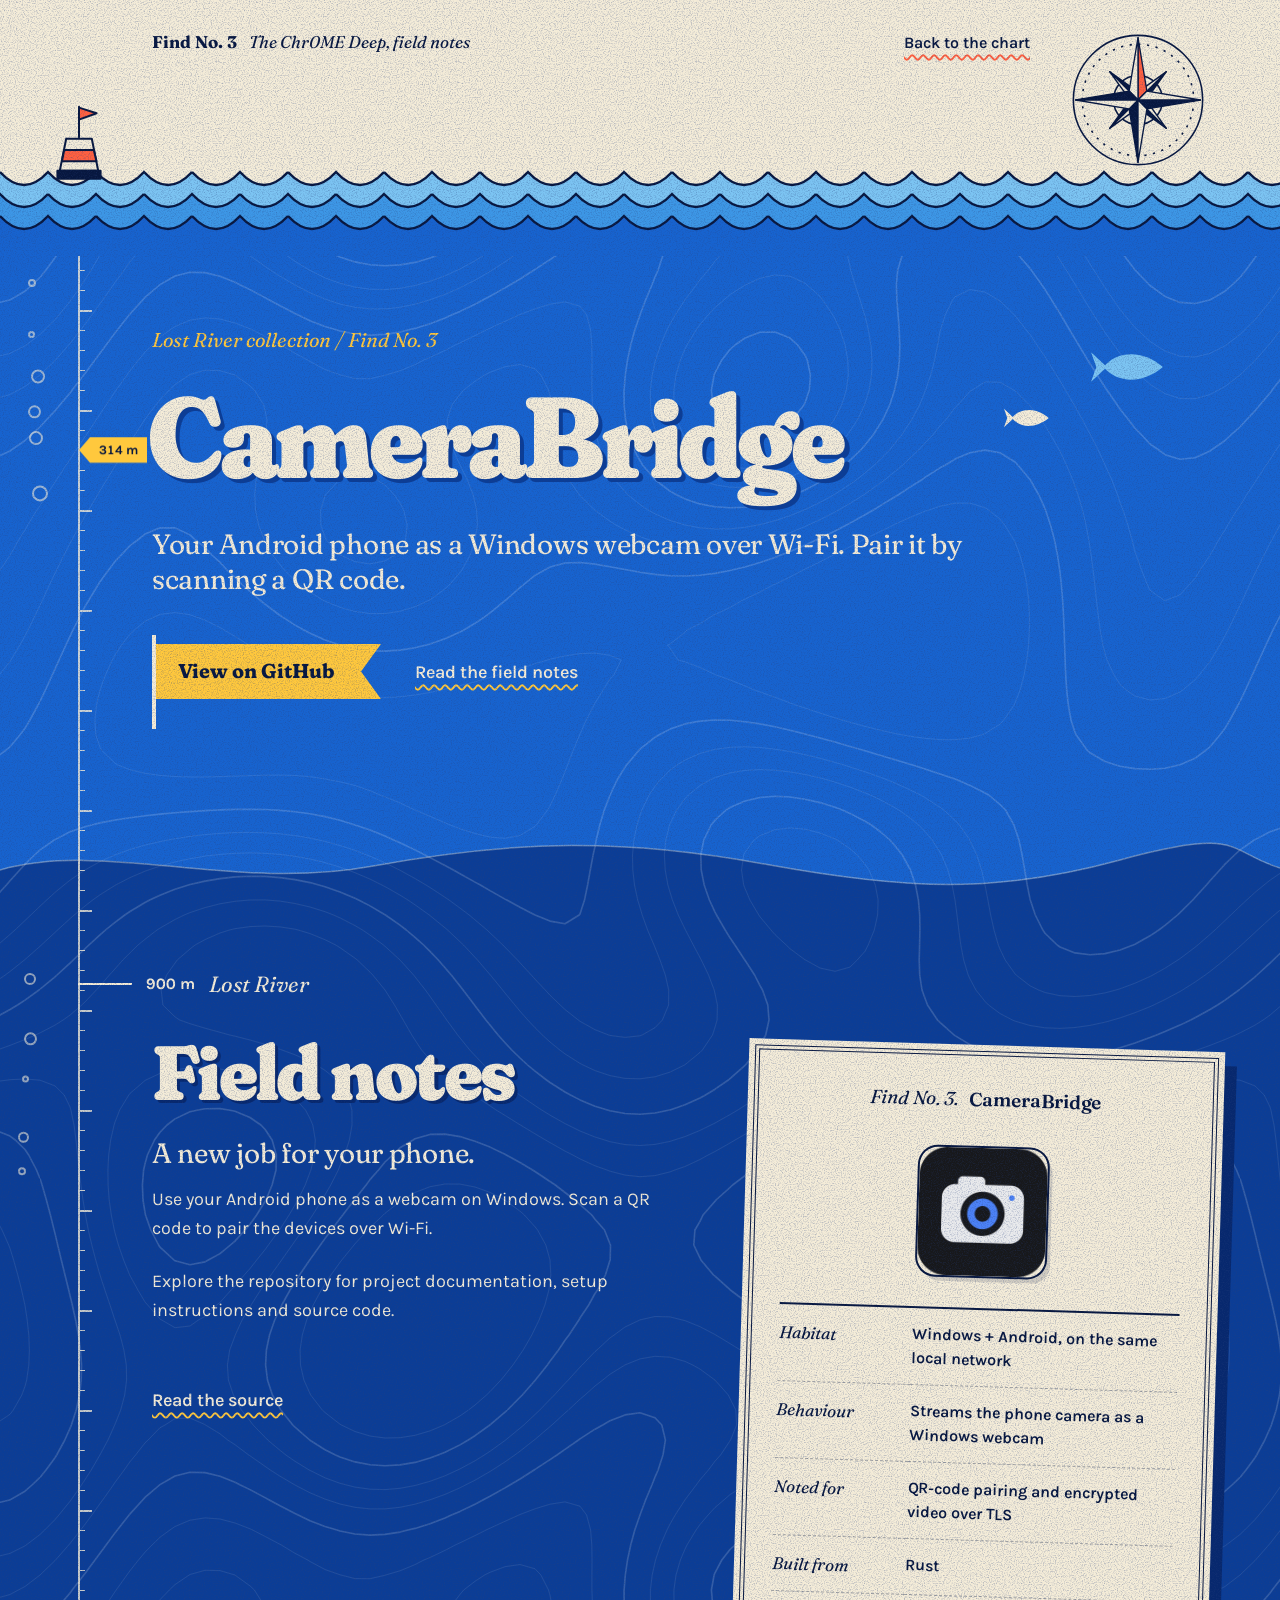
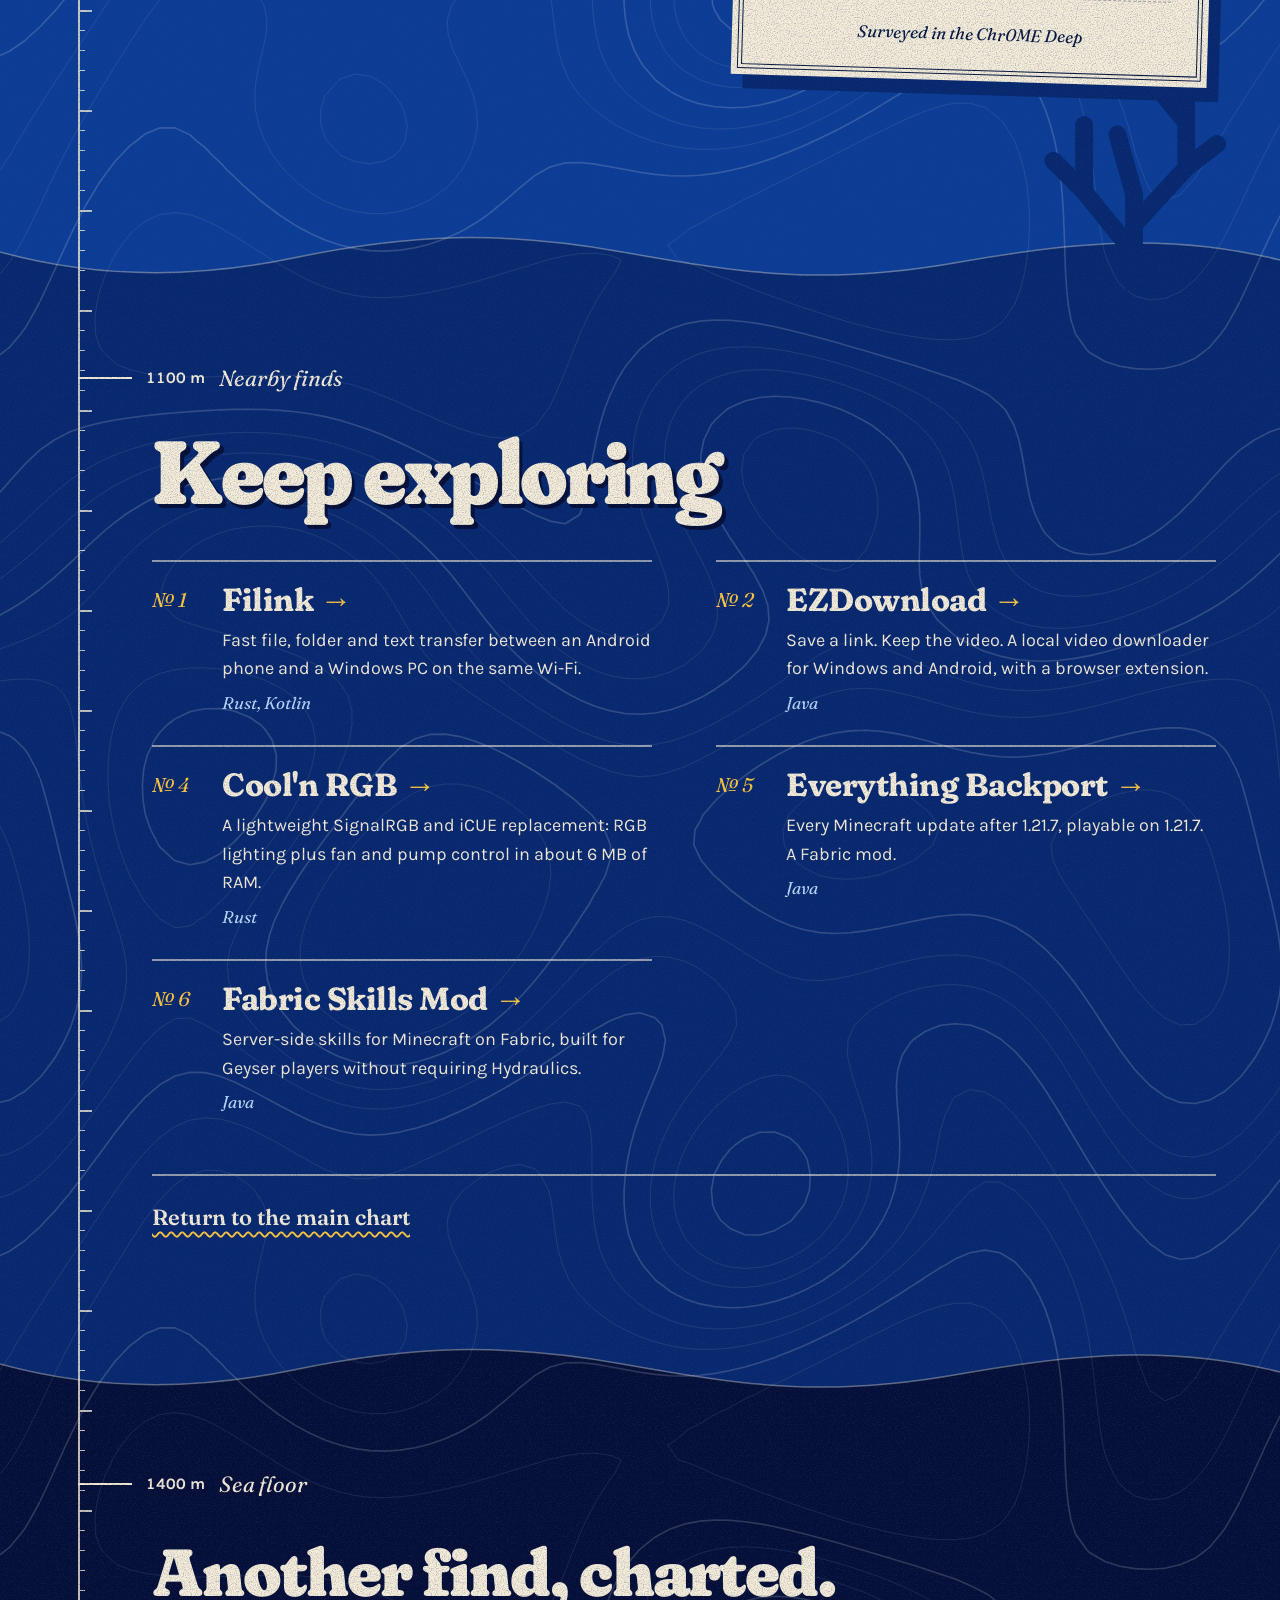
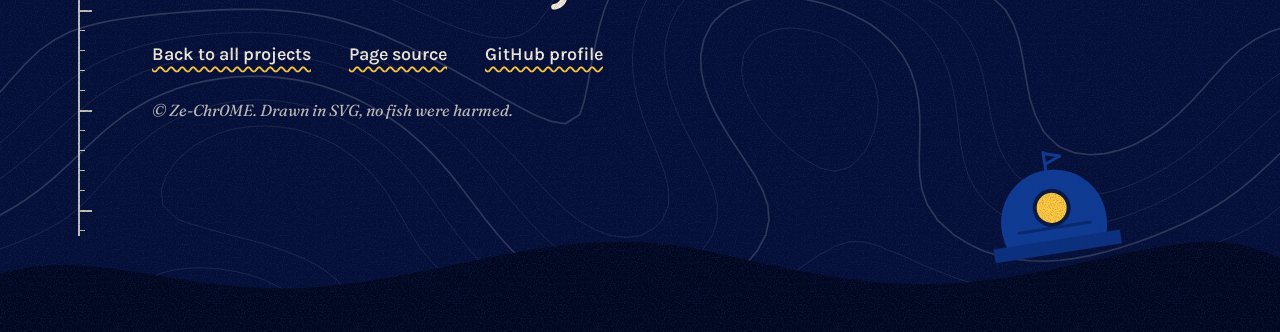
<file: camerabridge/index.html>
<!doctype html>
<html lang="en">
<head>
<meta charset="utf-8">
<meta name="viewport" content="width=device-width, initial-scale=1">
<title>CameraBridge | The Chr0ME Deep</title>
<meta name="description" content="Your Android phone as a Windows webcam over Wi-Fi. Pair it by scanning a QR code.">
<meta property="og:title" content="CameraBridge | The Chr0ME Deep">
<meta property="og:description" content="Your Android phone as a Windows webcam over Wi-Fi. Pair it by scanning a QR code.">
<meta property="og:image" content="https://ze-chr0me.github.io/showcase/assets/og-chart.png">
<meta property="og:type" content="website">
<meta property="og:url" content="https://ze-chr0me.github.io/showcase/camerabridge/">
<meta name="twitter:card" content="summary_large_image">
<meta name="theme-color" content="#1763cf">
<link rel="icon" href="data:image/svg+xml,<svg xmlns='http://www.w3.org/2000/svg' viewBox='0 0 64 64'><rect width='64' height='64' rx='12' fill='%231763cf'/><path d='M16 32C24 20 42 18 54 32 42 46 24 44 16 32Z' fill='%23ffc83d'/><path d='M18 32 6 21 10 32 6 43Z' fill='%23ffc83d'/><circle cx='43' cy='29' r='3' fill='%2307173f'/></svg>">
<link rel="preconnect" href="https://fonts.googleapis.com">
<link rel="preconnect" href="https://fonts.gstatic.com" crossorigin>
<link href="https://fonts.googleapis.com/css2?family=Fraunces:ital,opsz,wght,SOFT,WONK@0,9..144,100..900,0..100,0..1;1,9..144,100..900,0..100,0..1&family=Karla:ital,wght@0,400..700;1,400..700&display=swap" rel="stylesheet">
<link rel="stylesheet" href="../style.css?v=f55444f47379">

<link rel="canonical" href="https://ze-chr0me.github.io/showcase/camerabridge/">
</head>
<body class="project-page" id="top">
<a class="skip" href="#field-notes">Skip to the project</a>
<!-- Shared shapes. Every drawing on this page is original and written by hand as SVG. -->
<svg width="0" height="0" style="position:absolute" aria-hidden="true" focusable="false">
  <symbol id="fish" viewBox="0 0 70 36">
    <path d="M12 18C24 3 48 1 68 18 48 35 24 33 12 18Z"/>
    <path d="M15 18 0 4 5 18 0 32Z"/>
  </symbol>
  <symbol id="kelp" viewBox="0 0 120 520"><path d="M51.8 520L54.4 510L57.2 500L60 490L62.9 480L65.7 470L68.2 460L70.5 450L72.3 440L73.7 430L74.6 420L75 410L74.8 400L74.1 390L72.8 380L71.1 370L69 360L66.5 350L63.8 340L60.9 330L58.1 320L55.3 310L52.6 300L50.3 290L48.3 280L46.7 270L45.6 260L45.1 250L45.1 240L45.6 230L46.7 220L48.3 210L50.3 200L52.6 190L55.3 180L58.1 170L61 160L63.8 150L66.5 140L69 130L71.1 120L72.8 110L74.1 100L74.8 90L75 80L74.6 70L73.7 60L72.3 50L70.4 40L68.2 30L65.6 20L62.9 10" fill="none" stroke="currentColor" stroke-width="7" stroke-linecap="round" stroke-linejoin="round"/><g fill="currentColor"><path transform="translate(61.2 486) rotate(-28) scale(0.98)" d="M0 0C14-15 40-13 56-2 40 11 14 12 0 0Z"/><path transform="translate(72.0 442) rotate(208) scale(0.96)" d="M0 0C14-15 40-13 56-2 40 11 14 12 0 0Z"/><path transform="translate(74.7 398) rotate(-28) scale(0.93)" d="M0 0C14-15 40-13 56-2 40 11 14 12 0 0Z"/><path transform="translate(67.5 354) rotate(208) scale(0.91)" d="M0 0C14-15 40-13 56-2 40 11 14 12 0 0Z"/><path transform="translate(55.3 310) rotate(-28) scale(0.89)" d="M0 0C14-15 40-13 56-2 40 11 14 12 0 0Z"/><path transform="translate(46.2 266) rotate(208) scale(0.86)" d="M0 0C14-15 40-13 56-2 40 11 14 12 0 0Z"/><path transform="translate(46.4 222) rotate(-28) scale(0.84)" d="M0 0C14-15 40-13 56-2 40 11 14 12 0 0Z"/><path transform="translate(55.8 178) rotate(208) scale(0.82)" d="M0 0C14-15 40-13 56-2 40 11 14 12 0 0Z"/><path transform="translate(68.0 134) rotate(-28) scale(0.79)" d="M0 0C14-15 40-13 56-2 40 11 14 12 0 0Z"/><path transform="translate(74.8 90) rotate(208) scale(0.77)" d="M0 0C14-15 40-13 56-2 40 11 14 12 0 0Z"/><path transform="translate(71.6 46) rotate(-28) scale(0.74)" d="M0 0C14-15 40-13 56-2 40 11 14 12 0 0Z"/><path transform="translate(62.9 10) rotate(-84) scale(.8)" d="M0 0C14-15 40-13 56-2 40 11 14 12 0 0Z"/></g></symbol>
  <symbol id="coral" viewBox="0 0 160 220">
    <path d="M80 220V120M80 170 38 118M38 118V62M38 118 12 92M80 146l44-48M124 98V44M124 98l26-20M80 120 66 70M124 60l-18-22" fill="none" stroke="currentColor" stroke-width="15" stroke-linecap="round" stroke-linejoin="round"/>
  </symbol>
  <symbol id="edge-a" viewBox="0 0 1440 70" preserveAspectRatio="none">
    <path d="M0 42C120 12 260 64 420 38S700 10 860 36s260 30 400-4 120-8 180 8V70H0Z"/>
    <path d="M0 42C120 12 260 64 420 38S700 10 860 36s260 30 400-4 120-8 180 8" fill="none" stroke="#f4ecd8" stroke-opacity=".38" stroke-width="1.5" vector-effect="non-scaling-stroke"/>
  </symbol>
  <symbol id="edge-b" viewBox="0 0 1440 70" preserveAspectRatio="none">
    <path d="M0 30c90 22 200 30 330 6S560 8 700 30s230 34 380 10 250-26 360-2V70H0Z"/>
    <path d="M0 30c90 22 200 30 330 6S560 8 700 30s230 34 380 10 250-26 360-2" fill="none" stroke="#f4ecd8" stroke-opacity=".38" stroke-width="1.5" vector-effect="non-scaling-stroke"/>
  </symbol>
</svg>


<div class="chart">
  <div class="ruler" aria-hidden="true"></div>
  <header class="sky">
    <div class="wrap sky-row">
      <p class="chart-no"><b>Find No. 3</b> <span>The Chr0ME Deep, field notes</span></p>
      <a class="wavy" href="../">Back to the chart</a>
    </div>

    <svg class="rose" viewBox="-70 -70 140 140" aria-hidden="true">
      <g fill="none" stroke="#07173f" stroke-width="1.4">
        <circle r="58"/><circle r="50" stroke-dasharray="2 5.85"/><circle r="22"/>
      </g>
      <g id="pt-s" stroke="#07173f" stroke-width="1.2" stroke-linejoin="round">
        <g transform="rotate(45)"><path d="M0-36 5-5 0 0Z" fill="#07173f"/><path d="M0-36-5-5 0 0Z" fill="#f4ecd8"/></g>
        <g transform="rotate(135)"><path d="M0-36 5-5 0 0Z" fill="#07173f"/><path d="M0-36-5-5 0 0Z" fill="#f4ecd8"/></g>
        <g transform="rotate(225)"><path d="M0-36 5-5 0 0Z" fill="#07173f"/><path d="M0-36-5-5 0 0Z" fill="#f4ecd8"/></g>
        <g transform="rotate(315)"><path d="M0-36 5-5 0 0Z" fill="#07173f"/><path d="M0-36-5-5 0 0Z" fill="#f4ecd8"/></g>
        <g><path d="M0-56 8-8 0 0Z" fill="#ff6040"/><path d="M0-56-8-8 0 0Z" fill="#f4ecd8"/></g>
        <g transform="rotate(90)"><path d="M0-56 8-8 0 0Z" fill="#07173f"/><path d="M0-56-8-8 0 0Z" fill="#f4ecd8"/></g>
        <g transform="rotate(180)"><path d="M0-56 8-8 0 0Z" fill="#07173f"/><path d="M0-56-8-8 0 0Z" fill="#f4ecd8"/></g>
        <g transform="rotate(270)"><path d="M0-56 8-8 0 0Z" fill="#07173f"/><path d="M0-56-8-8 0 0Z" fill="#f4ecd8"/></g>
      </g>
    </svg>

    <div class="swell" aria-hidden="true">
      <i class="row r1"></i>
      <svg class="buoy" viewBox="0 0 60 104">
        <g stroke="#07173f" stroke-width="2.5" stroke-linejoin="round" stroke-linecap="round">
          <path d="M30 44V6"/>
          <path d="M30 7 52 14 30 22Z" fill="#ff6040"/>
          <path d="M14 46h32l8 40H6Z" fill="#f4ecd8"/>
          <path d="M11.5 60h37l3.3 14H8.700Z" fill="#ff6040"/>
          <path d="M3 86h54v10H3Z" fill="#07173f"/>
        </g>
      </svg>
      <i class="row r2"></i>
      <i class="row r3"></i>
    </div>
  </header>
  <main>
    <section class="zone z0 project-surface" data-depth="0" aria-labelledby="project-title">
      <div class="decor" aria-hidden="true">
        <svg class="swim s1"><use href="#fish"/></svg>
        <svg class="swim s2"><use href="#fish"/></svg>
      </div>
      <div class="wrap">
        <p class="project-eyebrow">Lost River collection / Find No. 3</p>
        <h1 id="project-title">CameraBridge</h1>
        <p class="lede project-description">Your Android phone as a Windows webcam over Wi-Fi. Pair it by scanning a QR code.</p>
        <p class="actions">
          <span class="hoist"><a class="flag" href="https://github.com/Ze-Chr0ME/DroidCam">View on GitHub</a></span>
          <a class="wavy" href="#field-notes">Read the field notes</a>
        </p>
      </div>
    </section>
    <section class="zone z2" id="field-notes" data-depth="900" aria-labelledby="notes-title">
      <svg class="edge" aria-hidden="true"><use href="#edge-a"/></svg>
      <div class="decor" aria-hidden="true"><svg class="coral c1"><use href="#coral"/></svg></div>
      <div class="wrap">
        <p class="mark"><b>900 m</b> <i>Lost River</i></p>
        <div class="party project-notes">
          <div class="party-text">
            <h2 id="notes-title">Field notes</h2>
            <p class="lede">A new job for your phone.</p>
            <p>Use your Android phone as a webcam on Windows. Scan a QR code to pair the devices over Wi-Fi.</p>
            <p class="project-source">Explore the repository for project documentation, setup instructions and source code.</p>
            <p class="actions"><a class="wavy" href="https://github.com/Ze-Chr0ME/DroidCam">Read the source</a></p>
          </div>
          <aside class="plate specimen" aria-label="Project at a glance">
            <p class="plate-head"><i>Find No. 3.</i> CameraBridge</p>
            <img class="project-logo" src="../assets/projects/camerabridge.png" alt="CameraBridge app icon" width="128" height="128" loading="lazy">
            <dl class="notes">
              <dt>Habitat</dt><dd>Windows + Android, on the same local network</dd>
              <dt>Behaviour</dt><dd>Streams the phone camera as a Windows webcam</dd>
              <dt>Noted for</dt><dd>QR-code pairing and encrypted video over TLS</dd>
              <dt>Built from</dt><dd>Rust</dd>
            </dl>
            <p class="plate-foot">Surveyed in the Chr0ME Deep</p>
          </aside>
        </div>
      </div>
    </section>
    <section class="zone z3 project-related" data-depth="1100" aria-labelledby="related-title">
      <svg class="edge" aria-hidden="true"><use href="#edge-b"/></svg>
      <div class="wrap">
        <p class="mark"><b>1100 m</b> <i>Nearby finds</i></p>
        <h2 id="related-title">Keep exploring</h2>
        <ol class="finds"><li><a href="../filink/"><span class="no">&#8470; 1</span><h3>Filink</h3><p>Fast file, folder and text transfer between an Android phone and a Windows PC on the same Wi-Fi.</p><span class="made">Rust, Kotlin</span></a></li><li><a href="../ezdownload/"><span class="no">&#8470; 2</span><h3>EZDownload</h3><p>Save a link. Keep the video. A local video downloader for Windows and Android, with a browser extension.</p><span class="made">Java</span></a></li><li><a href="../cool-n-rgb/"><span class="no">&#8470; 4</span><h3>Cool&#x27;n RGB</h3><p>A lightweight SignalRGB and iCUE replacement: RGB lighting plus fan and pump control in about 6 MB of RAM.</p><span class="made">Rust</span></a></li><li><a href="../everything-backport/"><span class="no">&#8470; 5</span><h3>Everything Backport</h3><p>Every Minecraft update after 1.21.7, playable on 1.21.7. A Fabric mod.</p><span class="made">Java</span></a></li><li><a href="../fabric-skills-mod/"><span class="no">&#8470; 6</span><h3>Fabric Skills Mod</h3><p>Server-side skills for Minecraft on Fabric, built for Geyser players without requiring Hydraulics.</p><span class="made">Java</span></a></li></ol>
        <p class="all"><a class="wavy" href="../#deep">Return to the main chart</a></p>
      </div>
    </section>
  </main>
  <footer class="zone z4" data-depth="1400">
    <svg class="edge" aria-hidden="true"><use href="#edge-b"/></svg>
    <div class="wrap">
      <p class="mark"><b>1400 m</b> <i>Sea floor</i></p>
      <p class="floor-line">Another find, charted.</p>
      <p class="floor-links">
        <a class="wavy" href="../#deep">Back to all projects</a>
        <a class="wavy" href="https://github.com/Ze-Chr0ME/showcase">Page source</a>
        <a class="wavy" href="https://github.com/Ze-Chr0ME">GitHub profile</a>
      </p>
      <p class="fine">© Ze-Chr0ME. Drawn in SVG, no fish were harmed.</p>
    </div>
    <svg class="pod" viewBox="0 0 150 120" aria-hidden="true">
      <g stroke-linejoin="round" stroke-linecap="round">
        <path d="M76 22V2M76 3l16 5-16 6" fill="none" stroke="#0e3a94" stroke-width="3"/>
        <path d="M26 92C14 54 40 20 76 20s62 34 50 72Z" fill="#0e3a94"/>
        <path d="M12 90h128v14H12Z" fill="#0a2f7e"/>
        <circle cx="76" cy="58" r="17" fill="#ffc83d"/>
        <circle cx="76" cy="58" r="17" fill="none" stroke="#07173f" stroke-width="4"/>
        <path d="M40 78h72" fill="none" stroke="#07286e" stroke-width="3"/>
      </g>
    </svg>
    <svg class="seabed" viewBox="0 0 1440 120" preserveAspectRatio="none" aria-hidden="true">
      <path d="M0 120V62c110-30 210 26 370 12S640 8 800 40s240 46 400 14 180-30 240-8v74Z"/>
    </svg>
  </footer>
</div>
<script src="../chart.js"></script>
<script src="../sea.js"></script>
</body>
</html>
</file>
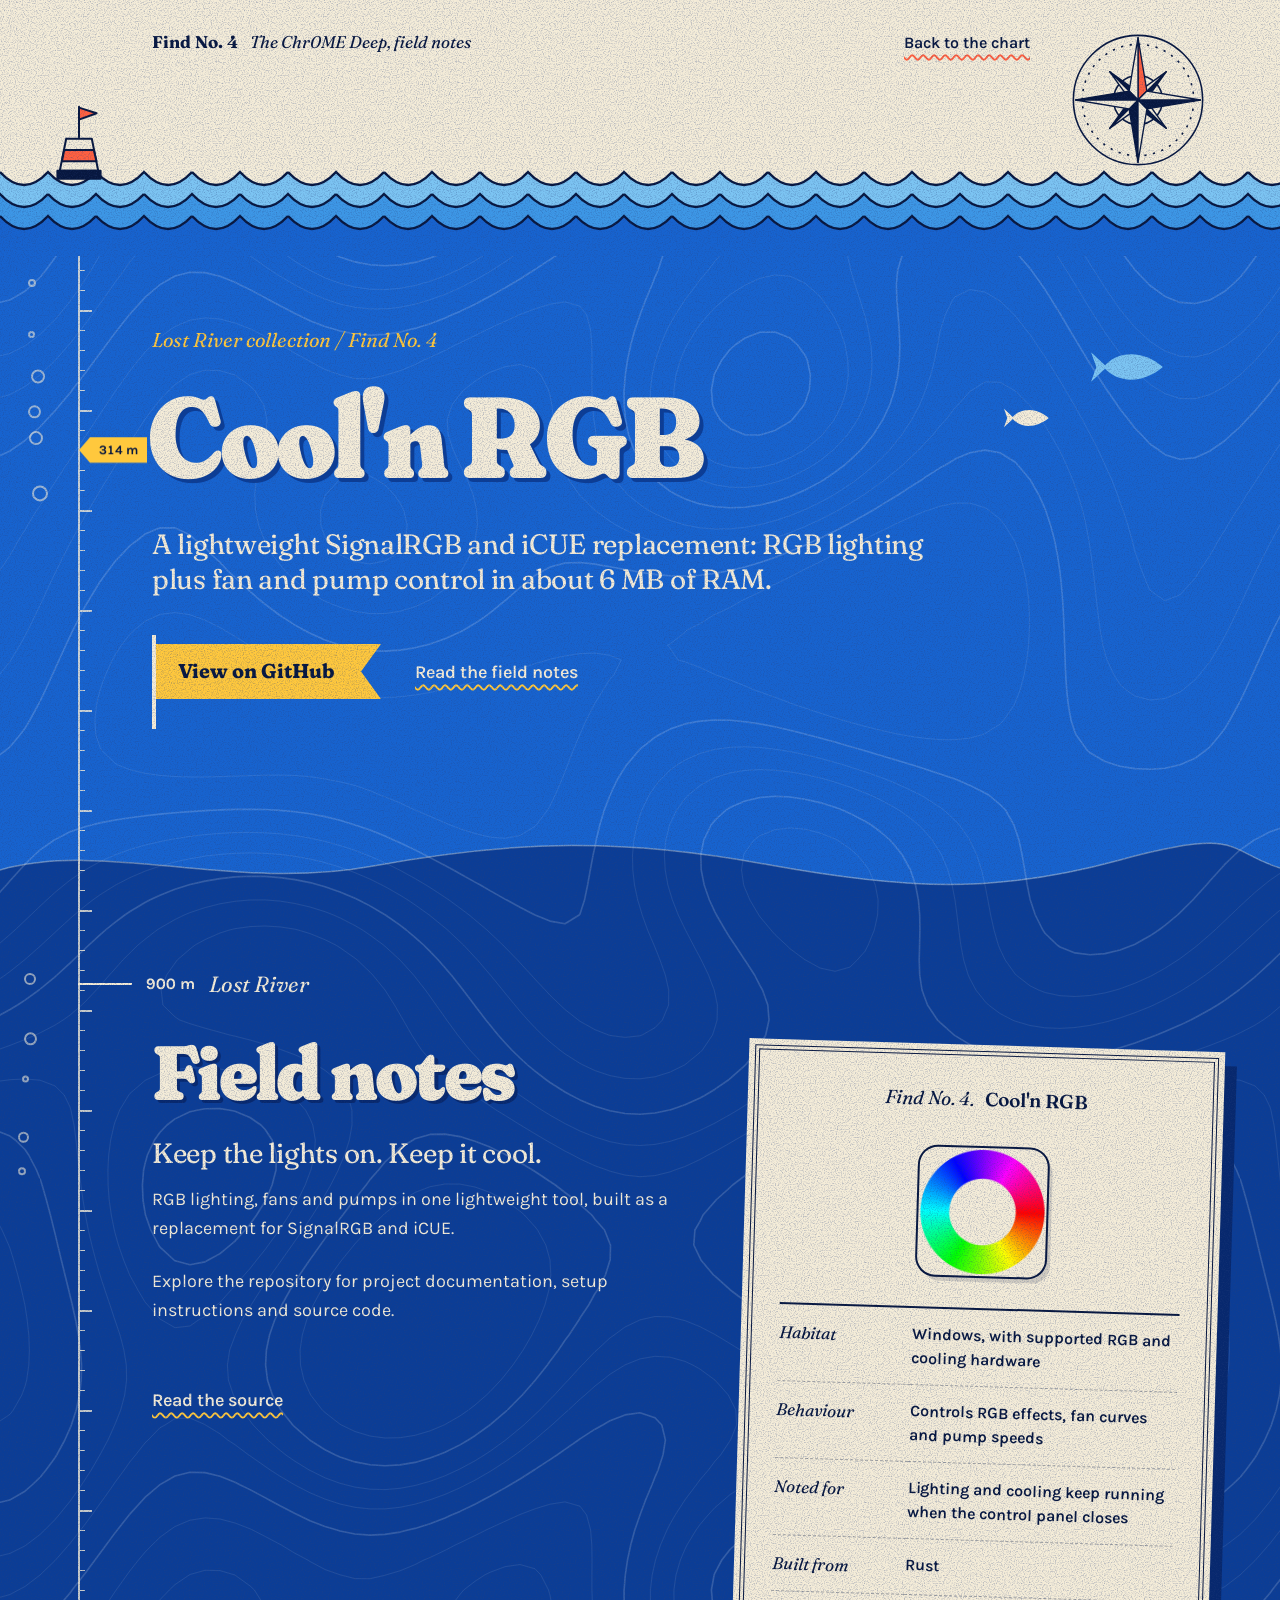
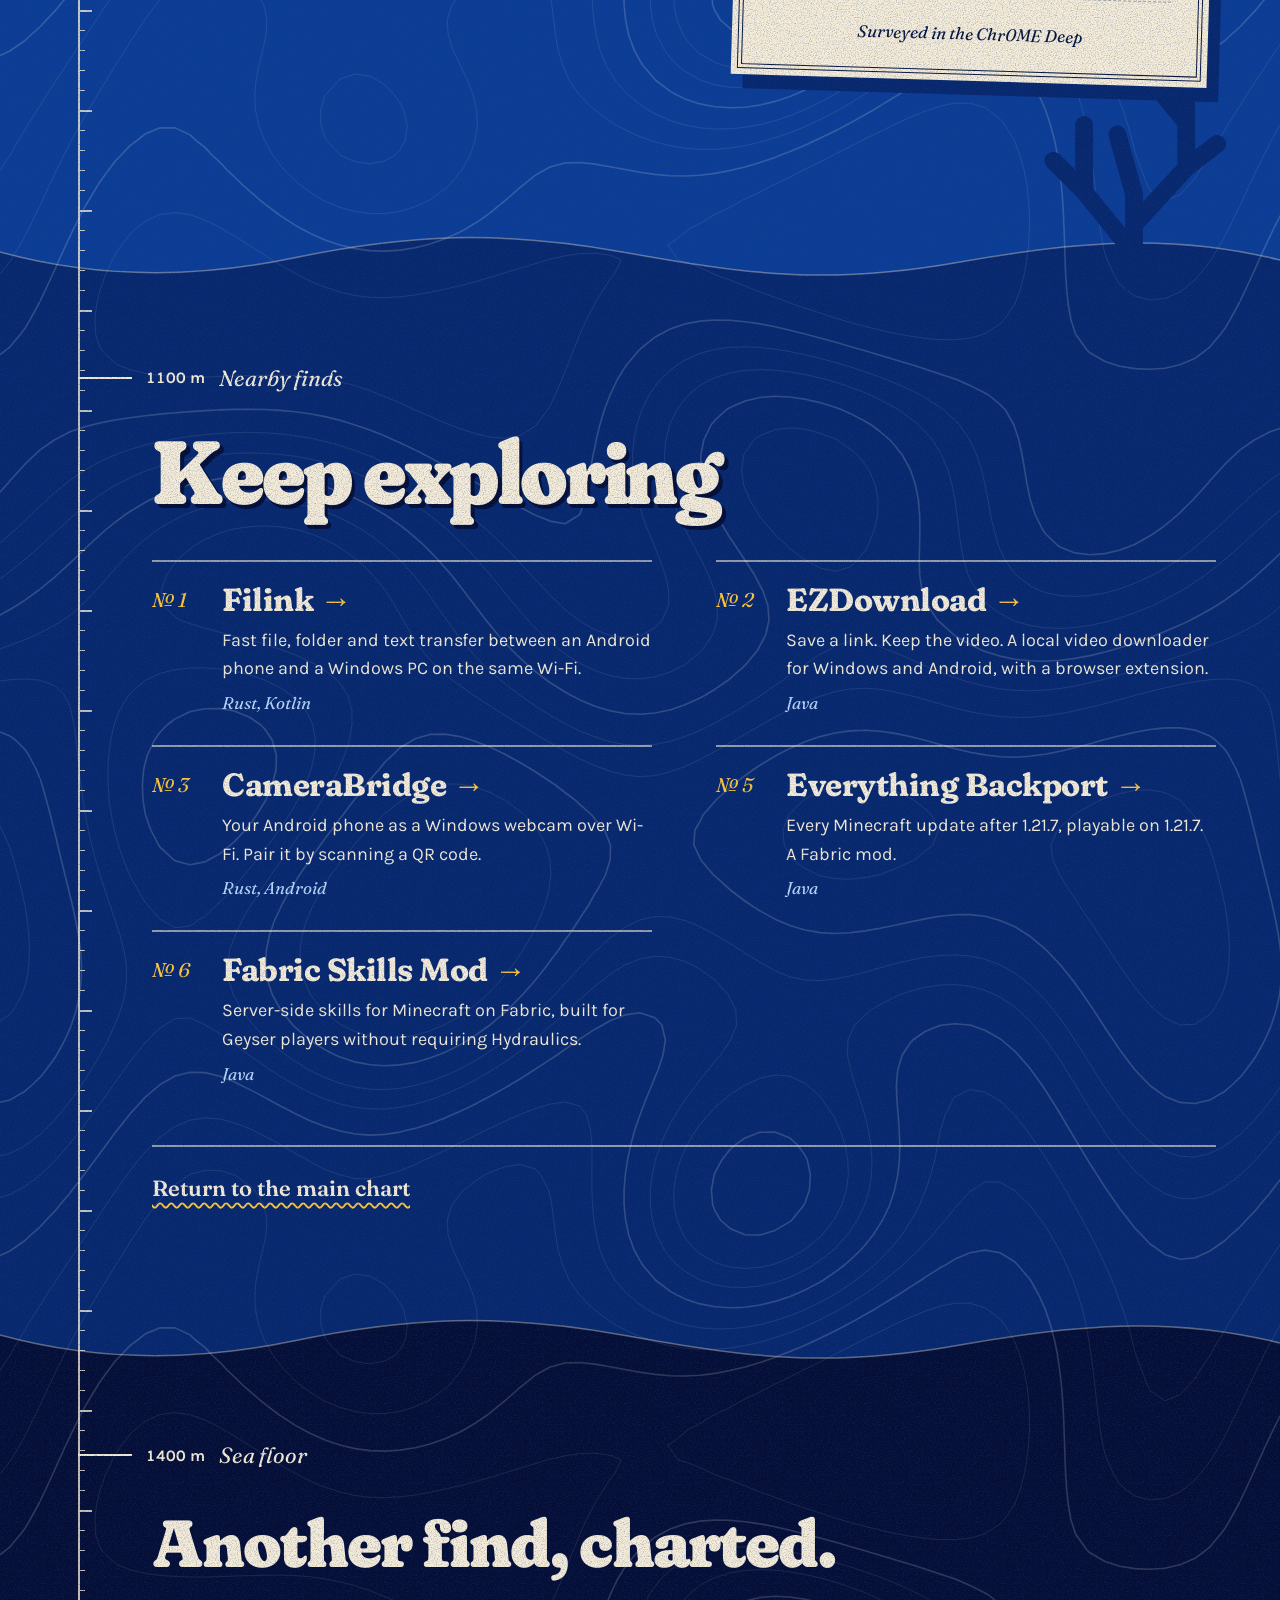
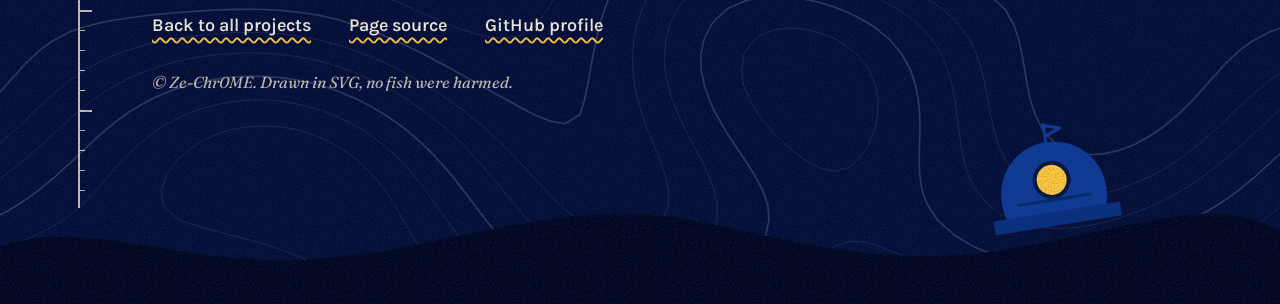
<file: cool-n-rgb/index.html>
<!doctype html>
<html lang="en">
<head>
<meta charset="utf-8">
<meta name="viewport" content="width=device-width, initial-scale=1">
<title>Cool&#x27;n RGB | The Chr0ME Deep</title>
<meta name="description" content="A lightweight SignalRGB and iCUE replacement: RGB lighting plus fan and pump control in about 6 MB of RAM.">
<meta property="og:title" content="Cool&#x27;n RGB | The Chr0ME Deep">
<meta property="og:description" content="A lightweight SignalRGB and iCUE replacement: RGB lighting plus fan and pump control in about 6 MB of RAM.">
<meta property="og:image" content="https://ze-chr0me.github.io/showcase/assets/og-chart.png">
<meta property="og:type" content="website">
<meta property="og:url" content="https://ze-chr0me.github.io/showcase/cool-n-rgb/">
<meta name="twitter:card" content="summary_large_image">
<meta name="theme-color" content="#1763cf">
<link rel="icon" href="data:image/svg+xml,<svg xmlns='http://www.w3.org/2000/svg' viewBox='0 0 64 64'><rect width='64' height='64' rx='12' fill='%231763cf'/><path d='M16 32C24 20 42 18 54 32 42 46 24 44 16 32Z' fill='%23ffc83d'/><path d='M18 32 6 21 10 32 6 43Z' fill='%23ffc83d'/><circle cx='43' cy='29' r='3' fill='%2307173f'/></svg>">
<link rel="preconnect" href="https://fonts.googleapis.com">
<link rel="preconnect" href="https://fonts.gstatic.com" crossorigin>
<link href="https://fonts.googleapis.com/css2?family=Fraunces:ital,opsz,wght,SOFT,WONK@0,9..144,100..900,0..100,0..1;1,9..144,100..900,0..100,0..1&family=Karla:ital,wght@0,400..700;1,400..700&display=swap" rel="stylesheet">
<link rel="stylesheet" href="../style.css?v=f55444f47379">

<link rel="canonical" href="https://ze-chr0me.github.io/showcase/cool-n-rgb/">
</head>
<body class="project-page" id="top">
<a class="skip" href="#field-notes">Skip to the project</a>
<!-- Shared shapes. Every drawing on this page is original and written by hand as SVG. -->
<svg width="0" height="0" style="position:absolute" aria-hidden="true" focusable="false">
  <symbol id="fish" viewBox="0 0 70 36">
    <path d="M12 18C24 3 48 1 68 18 48 35 24 33 12 18Z"/>
    <path d="M15 18 0 4 5 18 0 32Z"/>
  </symbol>
  <symbol id="kelp" viewBox="0 0 120 520"><path d="M51.8 520L54.4 510L57.2 500L60 490L62.9 480L65.7 470L68.2 460L70.5 450L72.3 440L73.7 430L74.6 420L75 410L74.8 400L74.1 390L72.8 380L71.1 370L69 360L66.5 350L63.8 340L60.9 330L58.1 320L55.3 310L52.6 300L50.3 290L48.3 280L46.7 270L45.6 260L45.1 250L45.1 240L45.6 230L46.7 220L48.3 210L50.3 200L52.6 190L55.3 180L58.1 170L61 160L63.8 150L66.5 140L69 130L71.1 120L72.8 110L74.1 100L74.8 90L75 80L74.6 70L73.7 60L72.3 50L70.4 40L68.2 30L65.6 20L62.9 10" fill="none" stroke="currentColor" stroke-width="7" stroke-linecap="round" stroke-linejoin="round"/><g fill="currentColor"><path transform="translate(61.2 486) rotate(-28) scale(0.98)" d="M0 0C14-15 40-13 56-2 40 11 14 12 0 0Z"/><path transform="translate(72.0 442) rotate(208) scale(0.96)" d="M0 0C14-15 40-13 56-2 40 11 14 12 0 0Z"/><path transform="translate(74.7 398) rotate(-28) scale(0.93)" d="M0 0C14-15 40-13 56-2 40 11 14 12 0 0Z"/><path transform="translate(67.5 354) rotate(208) scale(0.91)" d="M0 0C14-15 40-13 56-2 40 11 14 12 0 0Z"/><path transform="translate(55.3 310) rotate(-28) scale(0.89)" d="M0 0C14-15 40-13 56-2 40 11 14 12 0 0Z"/><path transform="translate(46.2 266) rotate(208) scale(0.86)" d="M0 0C14-15 40-13 56-2 40 11 14 12 0 0Z"/><path transform="translate(46.4 222) rotate(-28) scale(0.84)" d="M0 0C14-15 40-13 56-2 40 11 14 12 0 0Z"/><path transform="translate(55.8 178) rotate(208) scale(0.82)" d="M0 0C14-15 40-13 56-2 40 11 14 12 0 0Z"/><path transform="translate(68.0 134) rotate(-28) scale(0.79)" d="M0 0C14-15 40-13 56-2 40 11 14 12 0 0Z"/><path transform="translate(74.8 90) rotate(208) scale(0.77)" d="M0 0C14-15 40-13 56-2 40 11 14 12 0 0Z"/><path transform="translate(71.6 46) rotate(-28) scale(0.74)" d="M0 0C14-15 40-13 56-2 40 11 14 12 0 0Z"/><path transform="translate(62.9 10) rotate(-84) scale(.8)" d="M0 0C14-15 40-13 56-2 40 11 14 12 0 0Z"/></g></symbol>
  <symbol id="coral" viewBox="0 0 160 220">
    <path d="M80 220V120M80 170 38 118M38 118V62M38 118 12 92M80 146l44-48M124 98V44M124 98l26-20M80 120 66 70M124 60l-18-22" fill="none" stroke="currentColor" stroke-width="15" stroke-linecap="round" stroke-linejoin="round"/>
  </symbol>
  <symbol id="edge-a" viewBox="0 0 1440 70" preserveAspectRatio="none">
    <path d="M0 42C120 12 260 64 420 38S700 10 860 36s260 30 400-4 120-8 180 8V70H0Z"/>
    <path d="M0 42C120 12 260 64 420 38S700 10 860 36s260 30 400-4 120-8 180 8" fill="none" stroke="#f4ecd8" stroke-opacity=".38" stroke-width="1.5" vector-effect="non-scaling-stroke"/>
  </symbol>
  <symbol id="edge-b" viewBox="0 0 1440 70" preserveAspectRatio="none">
    <path d="M0 30c90 22 200 30 330 6S560 8 700 30s230 34 380 10 250-26 360-2V70H0Z"/>
    <path d="M0 30c90 22 200 30 330 6S560 8 700 30s230 34 380 10 250-26 360-2" fill="none" stroke="#f4ecd8" stroke-opacity=".38" stroke-width="1.5" vector-effect="non-scaling-stroke"/>
  </symbol>
</svg>


<div class="chart">
  <div class="ruler" aria-hidden="true"></div>
  <header class="sky">
    <div class="wrap sky-row">
      <p class="chart-no"><b>Find No. 4</b> <span>The Chr0ME Deep, field notes</span></p>
      <a class="wavy" href="../">Back to the chart</a>
    </div>

    <svg class="rose" viewBox="-70 -70 140 140" aria-hidden="true">
      <g fill="none" stroke="#07173f" stroke-width="1.4">
        <circle r="58"/><circle r="50" stroke-dasharray="2 5.85"/><circle r="22"/>
      </g>
      <g id="pt-s" stroke="#07173f" stroke-width="1.2" stroke-linejoin="round">
        <g transform="rotate(45)"><path d="M0-36 5-5 0 0Z" fill="#07173f"/><path d="M0-36-5-5 0 0Z" fill="#f4ecd8"/></g>
        <g transform="rotate(135)"><path d="M0-36 5-5 0 0Z" fill="#07173f"/><path d="M0-36-5-5 0 0Z" fill="#f4ecd8"/></g>
        <g transform="rotate(225)"><path d="M0-36 5-5 0 0Z" fill="#07173f"/><path d="M0-36-5-5 0 0Z" fill="#f4ecd8"/></g>
        <g transform="rotate(315)"><path d="M0-36 5-5 0 0Z" fill="#07173f"/><path d="M0-36-5-5 0 0Z" fill="#f4ecd8"/></g>
        <g><path d="M0-56 8-8 0 0Z" fill="#ff6040"/><path d="M0-56-8-8 0 0Z" fill="#f4ecd8"/></g>
        <g transform="rotate(90)"><path d="M0-56 8-8 0 0Z" fill="#07173f"/><path d="M0-56-8-8 0 0Z" fill="#f4ecd8"/></g>
        <g transform="rotate(180)"><path d="M0-56 8-8 0 0Z" fill="#07173f"/><path d="M0-56-8-8 0 0Z" fill="#f4ecd8"/></g>
        <g transform="rotate(270)"><path d="M0-56 8-8 0 0Z" fill="#07173f"/><path d="M0-56-8-8 0 0Z" fill="#f4ecd8"/></g>
      </g>
    </svg>

    <div class="swell" aria-hidden="true">
      <i class="row r1"></i>
      <svg class="buoy" viewBox="0 0 60 104">
        <g stroke="#07173f" stroke-width="2.5" stroke-linejoin="round" stroke-linecap="round">
          <path d="M30 44V6"/>
          <path d="M30 7 52 14 30 22Z" fill="#ff6040"/>
          <path d="M14 46h32l8 40H6Z" fill="#f4ecd8"/>
          <path d="M11.5 60h37l3.3 14H8.700Z" fill="#ff6040"/>
          <path d="M3 86h54v10H3Z" fill="#07173f"/>
        </g>
      </svg>
      <i class="row r2"></i>
      <i class="row r3"></i>
    </div>
  </header>
  <main>
    <section class="zone z0 project-surface" data-depth="0" aria-labelledby="project-title">
      <div class="decor" aria-hidden="true">
        <svg class="swim s1"><use href="#fish"/></svg>
        <svg class="swim s2"><use href="#fish"/></svg>
      </div>
      <div class="wrap">
        <p class="project-eyebrow">Lost River collection / Find No. 4</p>
        <h1 id="project-title">Cool&#x27;n RGB</h1>
        <p class="lede project-description">A lightweight SignalRGB and iCUE replacement: RGB lighting plus fan and pump control in about 6 MB of RAM.</p>
        <p class="actions">
          <span class="hoist"><a class="flag" href="https://github.com/Ze-Chr0ME/cool-n-rbg">View on GitHub</a></span>
          <a class="wavy" href="#field-notes">Read the field notes</a>
        </p>
      </div>
    </section>
    <section class="zone z2" id="field-notes" data-depth="900" aria-labelledby="notes-title">
      <svg class="edge" aria-hidden="true"><use href="#edge-a"/></svg>
      <div class="decor" aria-hidden="true"><svg class="coral c1"><use href="#coral"/></svg></div>
      <div class="wrap">
        <p class="mark"><b>900 m</b> <i>Lost River</i></p>
        <div class="party project-notes">
          <div class="party-text">
            <h2 id="notes-title">Field notes</h2>
            <p class="lede">Keep the lights on. Keep it cool.</p>
            <p>RGB lighting, fans and pumps in one lightweight tool, built as a replacement for SignalRGB and iCUE.</p>
            <p class="project-source">Explore the repository for project documentation, setup instructions and source code.</p>
            <p class="actions"><a class="wavy" href="https://github.com/Ze-Chr0ME/cool-n-rbg">Read the source</a></p>
          </div>
          <aside class="plate specimen" aria-label="Project at a glance">
            <p class="plate-head"><i>Find No. 4.</i> Cool&#x27;n RGB</p>
            <img class="project-logo" src="../assets/projects/cool-n-rgb.png" alt="Cool&#x27;n RGB app icon" width="128" height="128" loading="lazy">
            <dl class="notes">
              <dt>Habitat</dt><dd>Windows, with supported RGB and cooling hardware</dd>
              <dt>Behaviour</dt><dd>Controls RGB effects, fan curves and pump speeds</dd>
              <dt>Noted for</dt><dd>Lighting and cooling keep running when the control panel closes</dd>
              <dt>Built from</dt><dd>Rust</dd>
            </dl>
            <p class="plate-foot">Surveyed in the Chr0ME Deep</p>
          </aside>
        </div>
      </div>
    </section>
    <section class="zone z3 project-related" data-depth="1100" aria-labelledby="related-title">
      <svg class="edge" aria-hidden="true"><use href="#edge-b"/></svg>
      <div class="wrap">
        <p class="mark"><b>1100 m</b> <i>Nearby finds</i></p>
        <h2 id="related-title">Keep exploring</h2>
        <ol class="finds"><li><a href="../filink/"><span class="no">&#8470; 1</span><h3>Filink</h3><p>Fast file, folder and text transfer between an Android phone and a Windows PC on the same Wi-Fi.</p><span class="made">Rust, Kotlin</span></a></li><li><a href="../ezdownload/"><span class="no">&#8470; 2</span><h3>EZDownload</h3><p>Save a link. Keep the video. A local video downloader for Windows and Android, with a browser extension.</p><span class="made">Java</span></a></li><li><a href="../camerabridge/"><span class="no">&#8470; 3</span><h3>CameraBridge</h3><p>Your Android phone as a Windows webcam over Wi-Fi. Pair it by scanning a QR code.</p><span class="made">Rust, Android</span></a></li><li><a href="../everything-backport/"><span class="no">&#8470; 5</span><h3>Everything Backport</h3><p>Every Minecraft update after 1.21.7, playable on 1.21.7. A Fabric mod.</p><span class="made">Java</span></a></li><li><a href="../fabric-skills-mod/"><span class="no">&#8470; 6</span><h3>Fabric Skills Mod</h3><p>Server-side skills for Minecraft on Fabric, built for Geyser players without requiring Hydraulics.</p><span class="made">Java</span></a></li></ol>
        <p class="all"><a class="wavy" href="../#deep">Return to the main chart</a></p>
      </div>
    </section>
  </main>
  <footer class="zone z4" data-depth="1400">
    <svg class="edge" aria-hidden="true"><use href="#edge-b"/></svg>
    <div class="wrap">
      <p class="mark"><b>1400 m</b> <i>Sea floor</i></p>
      <p class="floor-line">Another find, charted.</p>
      <p class="floor-links">
        <a class="wavy" href="../#deep">Back to all projects</a>
        <a class="wavy" href="https://github.com/Ze-Chr0ME/showcase">Page source</a>
        <a class="wavy" href="https://github.com/Ze-Chr0ME">GitHub profile</a>
      </p>
      <p class="fine">© Ze-Chr0ME. Drawn in SVG, no fish were harmed.</p>
    </div>
    <svg class="pod" viewBox="0 0 150 120" aria-hidden="true">
      <g stroke-linejoin="round" stroke-linecap="round">
        <path d="M76 22V2M76 3l16 5-16 6" fill="none" stroke="#0e3a94" stroke-width="3"/>
        <path d="M26 92C14 54 40 20 76 20s62 34 50 72Z" fill="#0e3a94"/>
        <path d="M12 90h128v14H12Z" fill="#0a2f7e"/>
        <circle cx="76" cy="58" r="17" fill="#ffc83d"/>
        <circle cx="76" cy="58" r="17" fill="none" stroke="#07173f" stroke-width="4"/>
        <path d="M40 78h72" fill="none" stroke="#07286e" stroke-width="3"/>
      </g>
    </svg>
    <svg class="seabed" viewBox="0 0 1440 120" preserveAspectRatio="none" aria-hidden="true">
      <path d="M0 120V62c110-30 210 26 370 12S640 8 800 40s240 46 400 14 180-30 240-8v74Z"/>
    </svg>
  </footer>
</div>
<script src="../chart.js"></script>
<script src="../sea.js"></script>
</body>
</html>
</file>
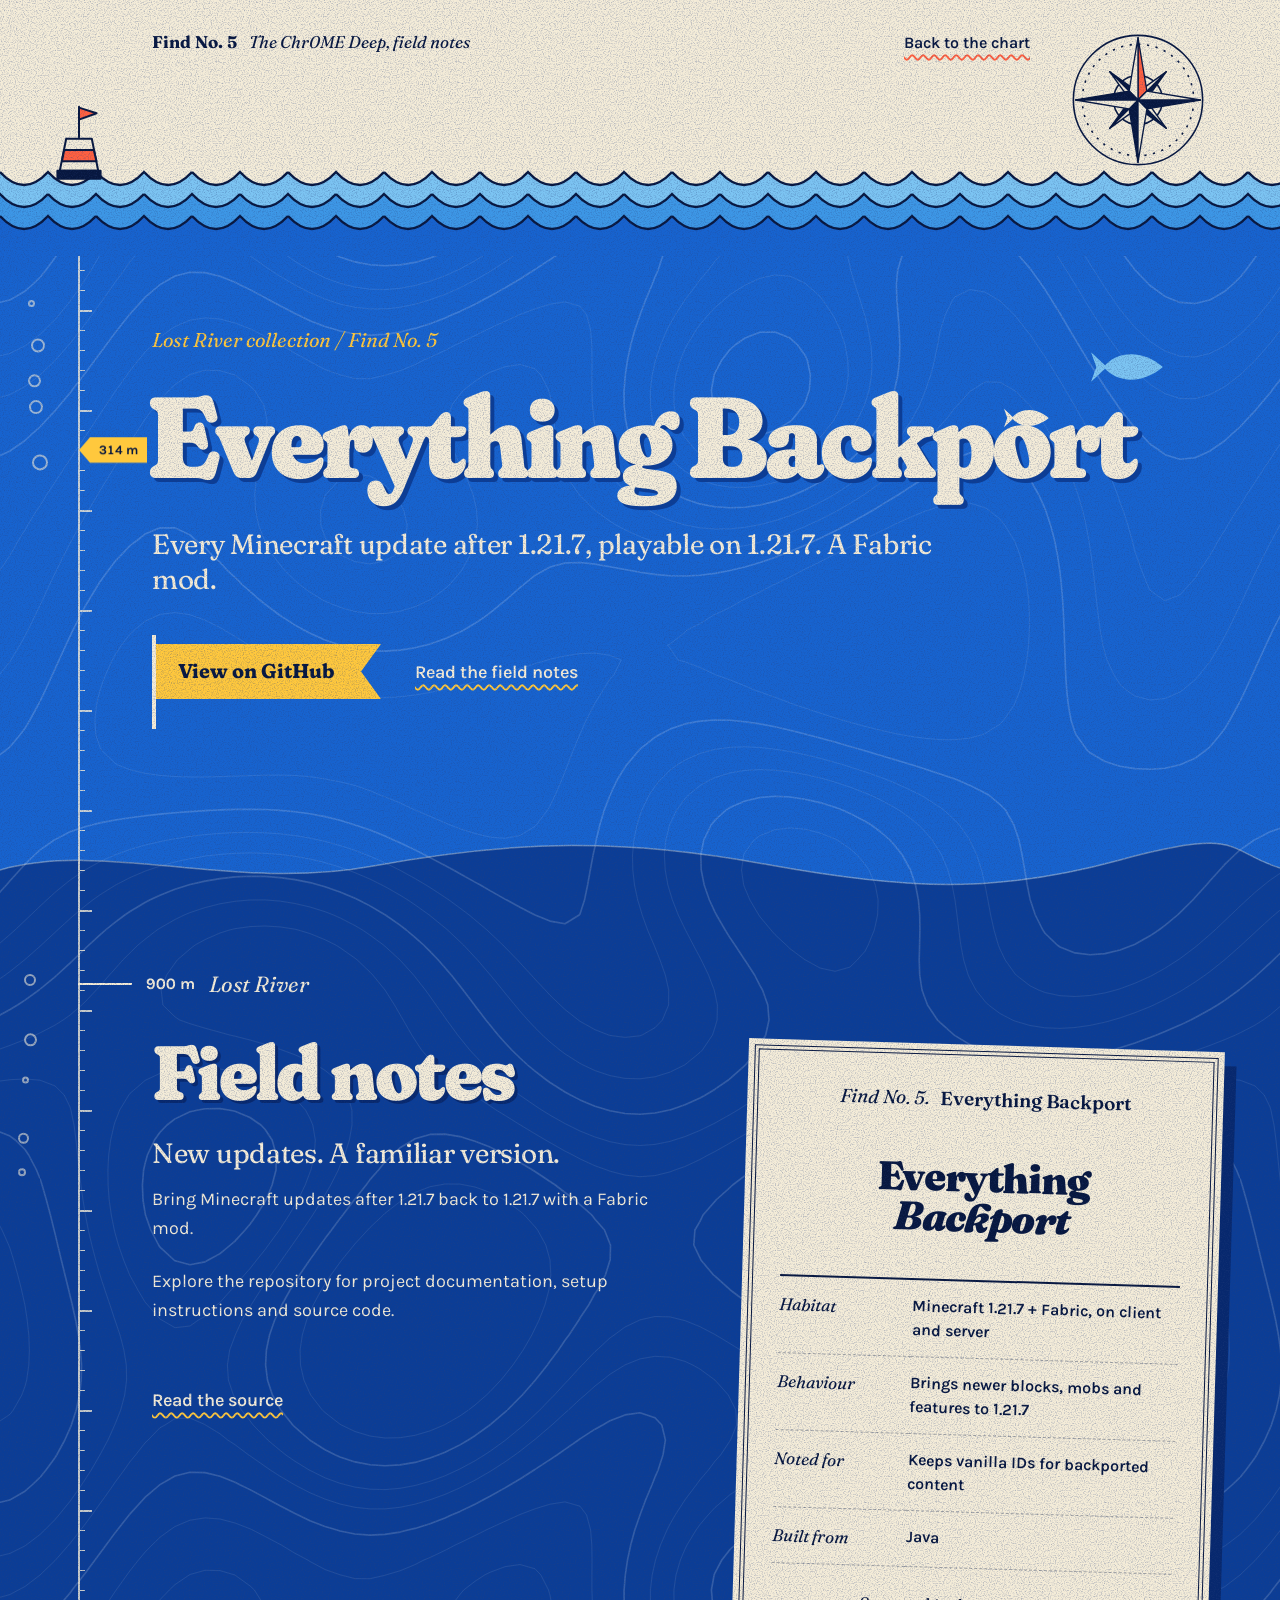
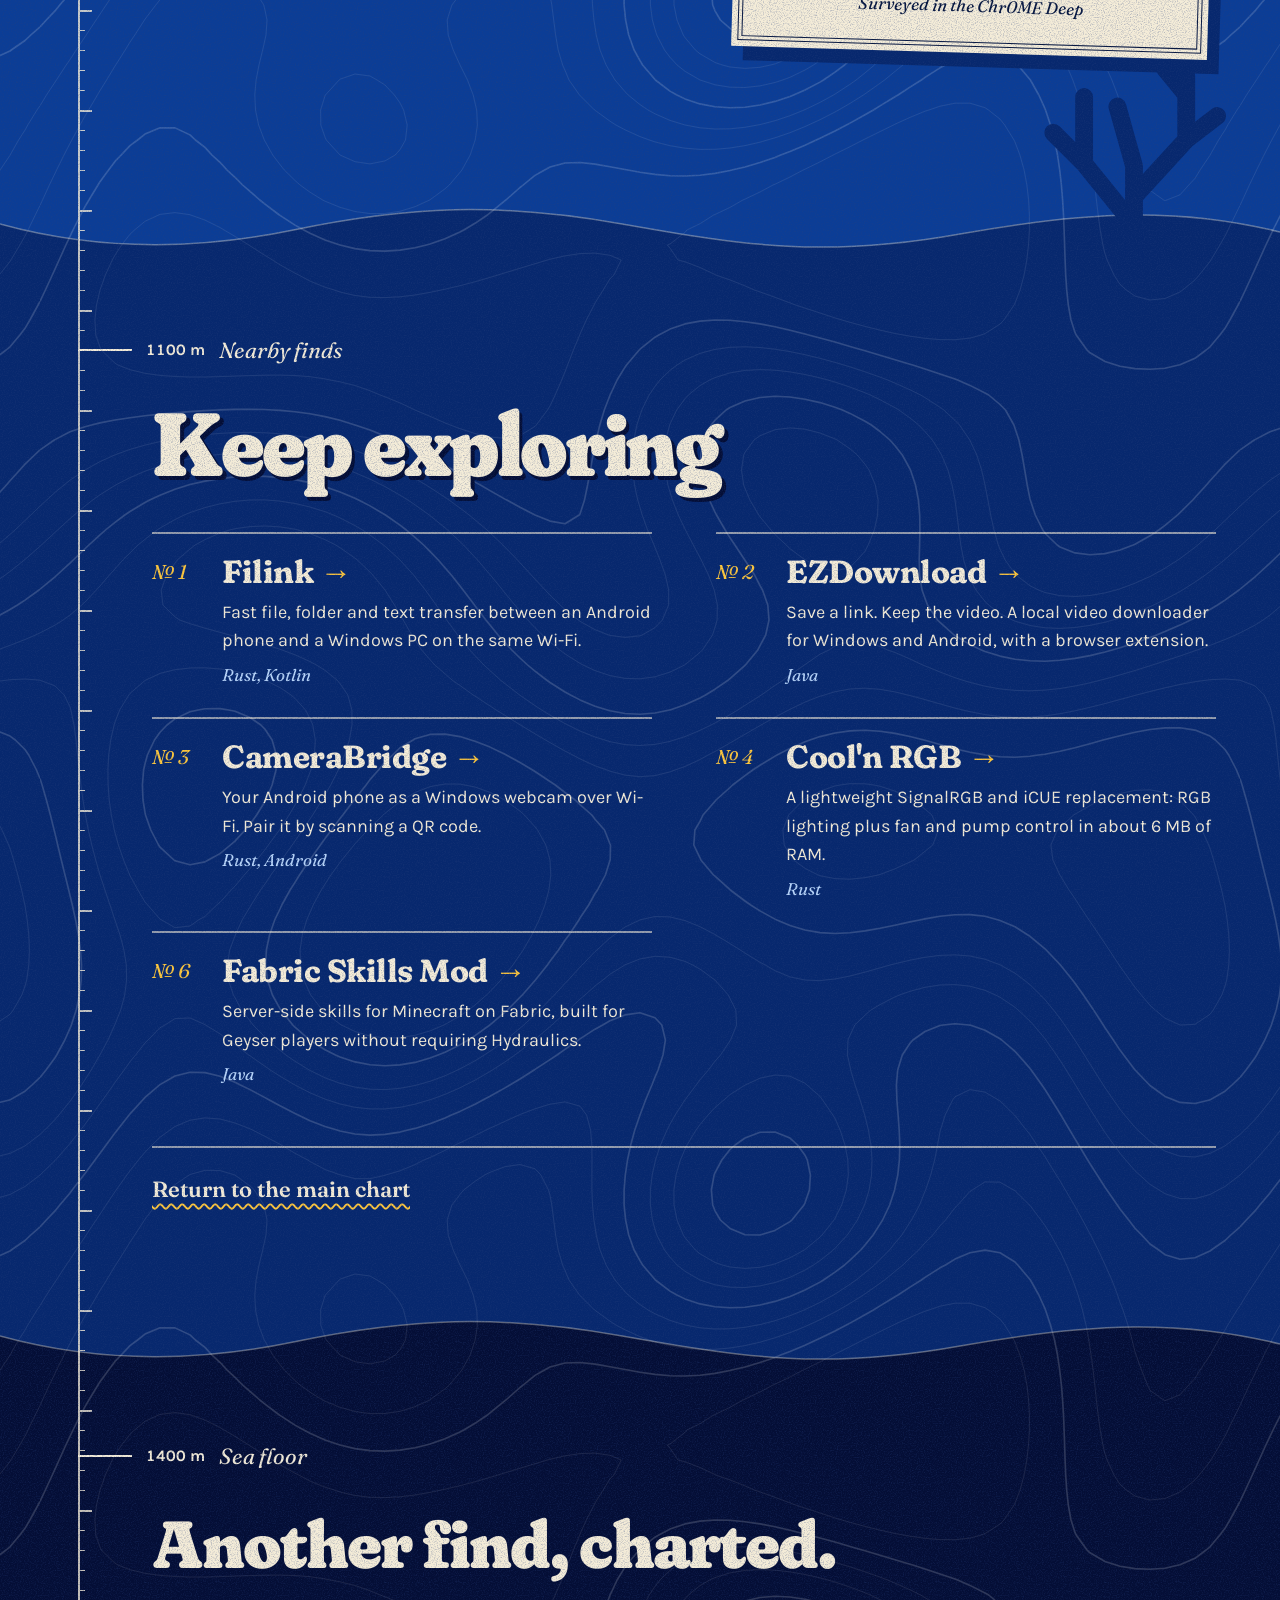
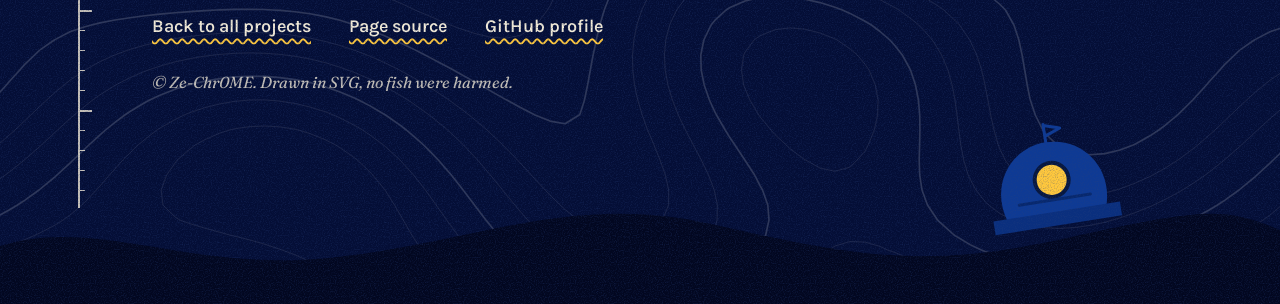
<file: everything-backport/index.html>
<!doctype html>
<html lang="en">
<head>
<meta charset="utf-8">
<meta name="viewport" content="width=device-width, initial-scale=1">
<title>Everything Backport | The Chr0ME Deep</title>
<meta name="description" content="Every Minecraft update after 1.21.7, playable on 1.21.7. A Fabric mod.">
<meta property="og:title" content="Everything Backport | The Chr0ME Deep">
<meta property="og:description" content="Every Minecraft update after 1.21.7, playable on 1.21.7. A Fabric mod.">
<meta property="og:image" content="https://ze-chr0me.github.io/showcase/assets/og-chart.png">
<meta property="og:type" content="website">
<meta property="og:url" content="https://ze-chr0me.github.io/showcase/everything-backport/">
<meta name="twitter:card" content="summary_large_image">
<meta name="theme-color" content="#1763cf">
<link rel="icon" href="data:image/svg+xml,<svg xmlns='http://www.w3.org/2000/svg' viewBox='0 0 64 64'><rect width='64' height='64' rx='12' fill='%231763cf'/><path d='M16 32C24 20 42 18 54 32 42 46 24 44 16 32Z' fill='%23ffc83d'/><path d='M18 32 6 21 10 32 6 43Z' fill='%23ffc83d'/><circle cx='43' cy='29' r='3' fill='%2307173f'/></svg>">
<link rel="preconnect" href="https://fonts.googleapis.com">
<link rel="preconnect" href="https://fonts.gstatic.com" crossorigin>
<link href="https://fonts.googleapis.com/css2?family=Fraunces:ital,opsz,wght,SOFT,WONK@0,9..144,100..900,0..100,0..1;1,9..144,100..900,0..100,0..1&family=Karla:ital,wght@0,400..700;1,400..700&display=swap" rel="stylesheet">
<link rel="stylesheet" href="../style.css?v=f55444f47379">

<link rel="canonical" href="https://ze-chr0me.github.io/showcase/everything-backport/">
</head>
<body class="project-page" id="top">
<a class="skip" href="#field-notes">Skip to the project</a>
<!-- Shared shapes. Every drawing on this page is original and written by hand as SVG. -->
<svg width="0" height="0" style="position:absolute" aria-hidden="true" focusable="false">
  <symbol id="fish" viewBox="0 0 70 36">
    <path d="M12 18C24 3 48 1 68 18 48 35 24 33 12 18Z"/>
    <path d="M15 18 0 4 5 18 0 32Z"/>
  </symbol>
  <symbol id="kelp" viewBox="0 0 120 520"><path d="M51.8 520L54.4 510L57.2 500L60 490L62.9 480L65.7 470L68.2 460L70.5 450L72.3 440L73.7 430L74.6 420L75 410L74.8 400L74.1 390L72.8 380L71.1 370L69 360L66.5 350L63.8 340L60.9 330L58.1 320L55.3 310L52.6 300L50.3 290L48.3 280L46.7 270L45.6 260L45.1 250L45.1 240L45.6 230L46.7 220L48.3 210L50.3 200L52.6 190L55.3 180L58.1 170L61 160L63.8 150L66.5 140L69 130L71.1 120L72.8 110L74.1 100L74.8 90L75 80L74.6 70L73.7 60L72.3 50L70.4 40L68.2 30L65.6 20L62.9 10" fill="none" stroke="currentColor" stroke-width="7" stroke-linecap="round" stroke-linejoin="round"/><g fill="currentColor"><path transform="translate(61.2 486) rotate(-28) scale(0.98)" d="M0 0C14-15 40-13 56-2 40 11 14 12 0 0Z"/><path transform="translate(72.0 442) rotate(208) scale(0.96)" d="M0 0C14-15 40-13 56-2 40 11 14 12 0 0Z"/><path transform="translate(74.7 398) rotate(-28) scale(0.93)" d="M0 0C14-15 40-13 56-2 40 11 14 12 0 0Z"/><path transform="translate(67.5 354) rotate(208) scale(0.91)" d="M0 0C14-15 40-13 56-2 40 11 14 12 0 0Z"/><path transform="translate(55.3 310) rotate(-28) scale(0.89)" d="M0 0C14-15 40-13 56-2 40 11 14 12 0 0Z"/><path transform="translate(46.2 266) rotate(208) scale(0.86)" d="M0 0C14-15 40-13 56-2 40 11 14 12 0 0Z"/><path transform="translate(46.4 222) rotate(-28) scale(0.84)" d="M0 0C14-15 40-13 56-2 40 11 14 12 0 0Z"/><path transform="translate(55.8 178) rotate(208) scale(0.82)" d="M0 0C14-15 40-13 56-2 40 11 14 12 0 0Z"/><path transform="translate(68.0 134) rotate(-28) scale(0.79)" d="M0 0C14-15 40-13 56-2 40 11 14 12 0 0Z"/><path transform="translate(74.8 90) rotate(208) scale(0.77)" d="M0 0C14-15 40-13 56-2 40 11 14 12 0 0Z"/><path transform="translate(71.6 46) rotate(-28) scale(0.74)" d="M0 0C14-15 40-13 56-2 40 11 14 12 0 0Z"/><path transform="translate(62.9 10) rotate(-84) scale(.8)" d="M0 0C14-15 40-13 56-2 40 11 14 12 0 0Z"/></g></symbol>
  <symbol id="coral" viewBox="0 0 160 220">
    <path d="M80 220V120M80 170 38 118M38 118V62M38 118 12 92M80 146l44-48M124 98V44M124 98l26-20M80 120 66 70M124 60l-18-22" fill="none" stroke="currentColor" stroke-width="15" stroke-linecap="round" stroke-linejoin="round"/>
  </symbol>
  <symbol id="edge-a" viewBox="0 0 1440 70" preserveAspectRatio="none">
    <path d="M0 42C120 12 260 64 420 38S700 10 860 36s260 30 400-4 120-8 180 8V70H0Z"/>
    <path d="M0 42C120 12 260 64 420 38S700 10 860 36s260 30 400-4 120-8 180 8" fill="none" stroke="#f4ecd8" stroke-opacity=".38" stroke-width="1.5" vector-effect="non-scaling-stroke"/>
  </symbol>
  <symbol id="edge-b" viewBox="0 0 1440 70" preserveAspectRatio="none">
    <path d="M0 30c90 22 200 30 330 6S560 8 700 30s230 34 380 10 250-26 360-2V70H0Z"/>
    <path d="M0 30c90 22 200 30 330 6S560 8 700 30s230 34 380 10 250-26 360-2" fill="none" stroke="#f4ecd8" stroke-opacity=".38" stroke-width="1.5" vector-effect="non-scaling-stroke"/>
  </symbol>
</svg>


<div class="chart">
  <div class="ruler" aria-hidden="true"></div>
  <header class="sky">
    <div class="wrap sky-row">
      <p class="chart-no"><b>Find No. 5</b> <span>The Chr0ME Deep, field notes</span></p>
      <a class="wavy" href="../">Back to the chart</a>
    </div>

    <svg class="rose" viewBox="-70 -70 140 140" aria-hidden="true">
      <g fill="none" stroke="#07173f" stroke-width="1.4">
        <circle r="58"/><circle r="50" stroke-dasharray="2 5.85"/><circle r="22"/>
      </g>
      <g id="pt-s" stroke="#07173f" stroke-width="1.2" stroke-linejoin="round">
        <g transform="rotate(45)"><path d="M0-36 5-5 0 0Z" fill="#07173f"/><path d="M0-36-5-5 0 0Z" fill="#f4ecd8"/></g>
        <g transform="rotate(135)"><path d="M0-36 5-5 0 0Z" fill="#07173f"/><path d="M0-36-5-5 0 0Z" fill="#f4ecd8"/></g>
        <g transform="rotate(225)"><path d="M0-36 5-5 0 0Z" fill="#07173f"/><path d="M0-36-5-5 0 0Z" fill="#f4ecd8"/></g>
        <g transform="rotate(315)"><path d="M0-36 5-5 0 0Z" fill="#07173f"/><path d="M0-36-5-5 0 0Z" fill="#f4ecd8"/></g>
        <g><path d="M0-56 8-8 0 0Z" fill="#ff6040"/><path d="M0-56-8-8 0 0Z" fill="#f4ecd8"/></g>
        <g transform="rotate(90)"><path d="M0-56 8-8 0 0Z" fill="#07173f"/><path d="M0-56-8-8 0 0Z" fill="#f4ecd8"/></g>
        <g transform="rotate(180)"><path d="M0-56 8-8 0 0Z" fill="#07173f"/><path d="M0-56-8-8 0 0Z" fill="#f4ecd8"/></g>
        <g transform="rotate(270)"><path d="M0-56 8-8 0 0Z" fill="#07173f"/><path d="M0-56-8-8 0 0Z" fill="#f4ecd8"/></g>
      </g>
    </svg>

    <div class="swell" aria-hidden="true">
      <i class="row r1"></i>
      <svg class="buoy" viewBox="0 0 60 104">
        <g stroke="#07173f" stroke-width="2.5" stroke-linejoin="round" stroke-linecap="round">
          <path d="M30 44V6"/>
          <path d="M30 7 52 14 30 22Z" fill="#ff6040"/>
          <path d="M14 46h32l8 40H6Z" fill="#f4ecd8"/>
          <path d="M11.5 60h37l3.3 14H8.700Z" fill="#ff6040"/>
          <path d="M3 86h54v10H3Z" fill="#07173f"/>
        </g>
      </svg>
      <i class="row r2"></i>
      <i class="row r3"></i>
    </div>
  </header>
  <main>
    <section class="zone z0 project-surface" data-depth="0" aria-labelledby="project-title">
      <div class="decor" aria-hidden="true">
        <svg class="swim s1"><use href="#fish"/></svg>
        <svg class="swim s2"><use href="#fish"/></svg>
      </div>
      <div class="wrap">
        <p class="project-eyebrow">Lost River collection / Find No. 5</p>
        <h1 id="project-title">Everything Backport</h1>
        <p class="lede project-description">Every Minecraft update after 1.21.7, playable on 1.21.7. A Fabric mod.</p>
        <p class="actions">
          <span class="hoist"><a class="flag" href="https://github.com/Ze-Chr0ME/everything_backport">View on GitHub</a></span>
          <a class="wavy" href="#field-notes">Read the field notes</a>
        </p>
      </div>
    </section>
    <section class="zone z2" id="field-notes" data-depth="900" aria-labelledby="notes-title">
      <svg class="edge" aria-hidden="true"><use href="#edge-a"/></svg>
      <div class="decor" aria-hidden="true"><svg class="coral c1"><use href="#coral"/></svg></div>
      <div class="wrap">
        <p class="mark"><b>900 m</b> <i>Lost River</i></p>
        <div class="party project-notes">
          <div class="party-text">
            <h2 id="notes-title">Field notes</h2>
            <p class="lede">New updates. A familiar version.</p>
            <p>Bring Minecraft updates after 1.21.7 back to 1.21.7 with a Fabric mod.</p>
            <p class="project-source">Explore the repository for project documentation, setup instructions and source code.</p>
            <p class="actions"><a class="wavy" href="https://github.com/Ze-Chr0ME/everything_backport">Read the source</a></p>
          </div>
          <aside class="plate specimen" aria-label="Project at a glance">
            <p class="plate-head"><i>Find No. 5.</i> Everything Backport</p>
            <p class="project-wordmark" aria-label="Everything Backport">Everything<br><span>Backport</span></p>
            <dl class="notes">
              <dt>Habitat</dt><dd>Minecraft 1.21.7 + Fabric, on client and server</dd>
              <dt>Behaviour</dt><dd>Brings newer blocks, mobs and features to 1.21.7</dd>
              <dt>Noted for</dt><dd>Keeps vanilla IDs for backported content</dd>
              <dt>Built from</dt><dd>Java</dd>
            </dl>
            <p class="plate-foot">Surveyed in the Chr0ME Deep</p>
          </aside>
        </div>
      </div>
    </section>
    <section class="zone z3 project-related" data-depth="1100" aria-labelledby="related-title">
      <svg class="edge" aria-hidden="true"><use href="#edge-b"/></svg>
      <div class="wrap">
        <p class="mark"><b>1100 m</b> <i>Nearby finds</i></p>
        <h2 id="related-title">Keep exploring</h2>
        <ol class="finds"><li><a href="../filink/"><span class="no">&#8470; 1</span><h3>Filink</h3><p>Fast file, folder and text transfer between an Android phone and a Windows PC on the same Wi-Fi.</p><span class="made">Rust, Kotlin</span></a></li><li><a href="../ezdownload/"><span class="no">&#8470; 2</span><h3>EZDownload</h3><p>Save a link. Keep the video. A local video downloader for Windows and Android, with a browser extension.</p><span class="made">Java</span></a></li><li><a href="../camerabridge/"><span class="no">&#8470; 3</span><h3>CameraBridge</h3><p>Your Android phone as a Windows webcam over Wi-Fi. Pair it by scanning a QR code.</p><span class="made">Rust, Android</span></a></li><li><a href="../cool-n-rgb/"><span class="no">&#8470; 4</span><h3>Cool&#x27;n RGB</h3><p>A lightweight SignalRGB and iCUE replacement: RGB lighting plus fan and pump control in about 6 MB of RAM.</p><span class="made">Rust</span></a></li><li><a href="../fabric-skills-mod/"><span class="no">&#8470; 6</span><h3>Fabric Skills Mod</h3><p>Server-side skills for Minecraft on Fabric, built for Geyser players without requiring Hydraulics.</p><span class="made">Java</span></a></li></ol>
        <p class="all"><a class="wavy" href="../#deep">Return to the main chart</a></p>
      </div>
    </section>
  </main>
  <footer class="zone z4" data-depth="1400">
    <svg class="edge" aria-hidden="true"><use href="#edge-b"/></svg>
    <div class="wrap">
      <p class="mark"><b>1400 m</b> <i>Sea floor</i></p>
      <p class="floor-line">Another find, charted.</p>
      <p class="floor-links">
        <a class="wavy" href="../#deep">Back to all projects</a>
        <a class="wavy" href="https://github.com/Ze-Chr0ME/showcase">Page source</a>
        <a class="wavy" href="https://github.com/Ze-Chr0ME">GitHub profile</a>
      </p>
      <p class="fine">© Ze-Chr0ME. Drawn in SVG, no fish were harmed.</p>
    </div>
    <svg class="pod" viewBox="0 0 150 120" aria-hidden="true">
      <g stroke-linejoin="round" stroke-linecap="round">
        <path d="M76 22V2M76 3l16 5-16 6" fill="none" stroke="#0e3a94" stroke-width="3"/>
        <path d="M26 92C14 54 40 20 76 20s62 34 50 72Z" fill="#0e3a94"/>
        <path d="M12 90h128v14H12Z" fill="#0a2f7e"/>
        <circle cx="76" cy="58" r="17" fill="#ffc83d"/>
        <circle cx="76" cy="58" r="17" fill="none" stroke="#07173f" stroke-width="4"/>
        <path d="M40 78h72" fill="none" stroke="#07286e" stroke-width="3"/>
      </g>
    </svg>
    <svg class="seabed" viewBox="0 0 1440 120" preserveAspectRatio="none" aria-hidden="true">
      <path d="M0 120V62c110-30 210 26 370 12S640 8 800 40s240 46 400 14 180-30 240-8v74Z"/>
    </svg>
  </footer>
</div>
<script src="../chart.js"></script>
<script src="../sea.js"></script>
</body>
</html>
</file>
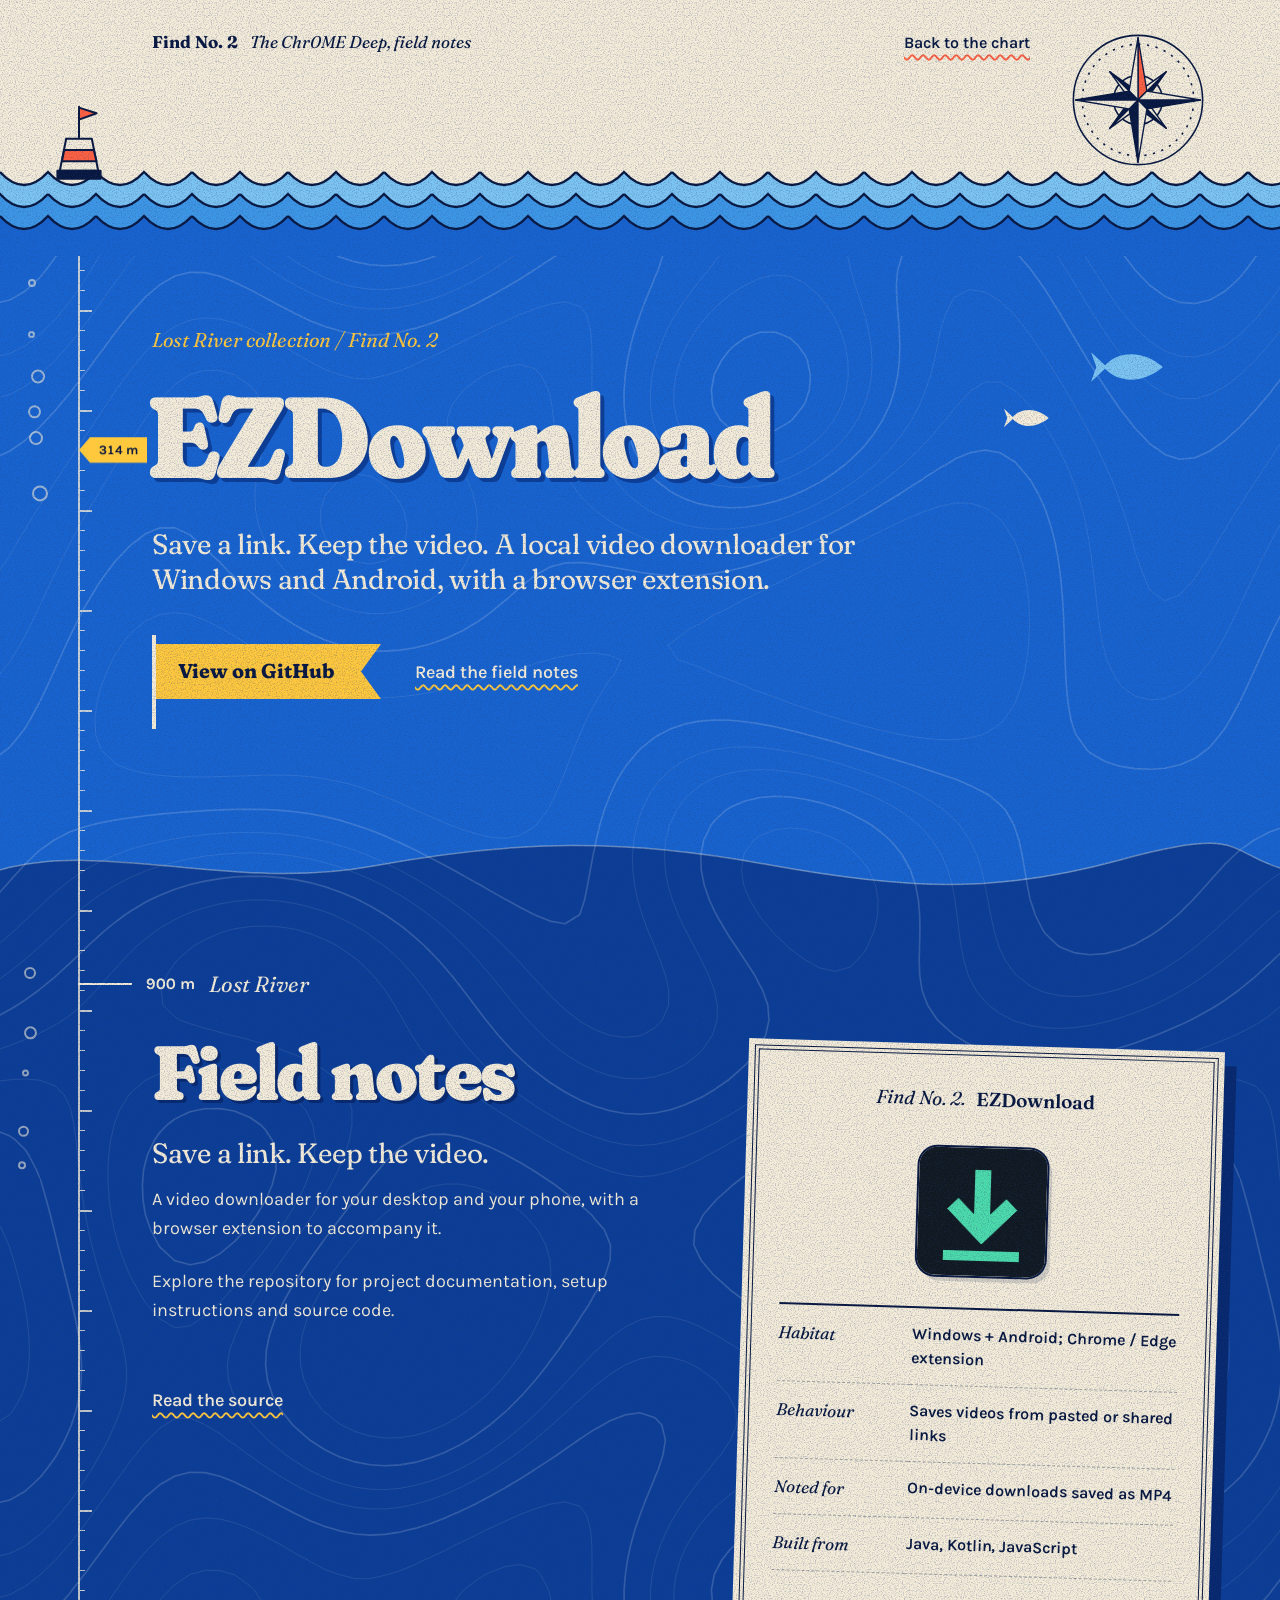
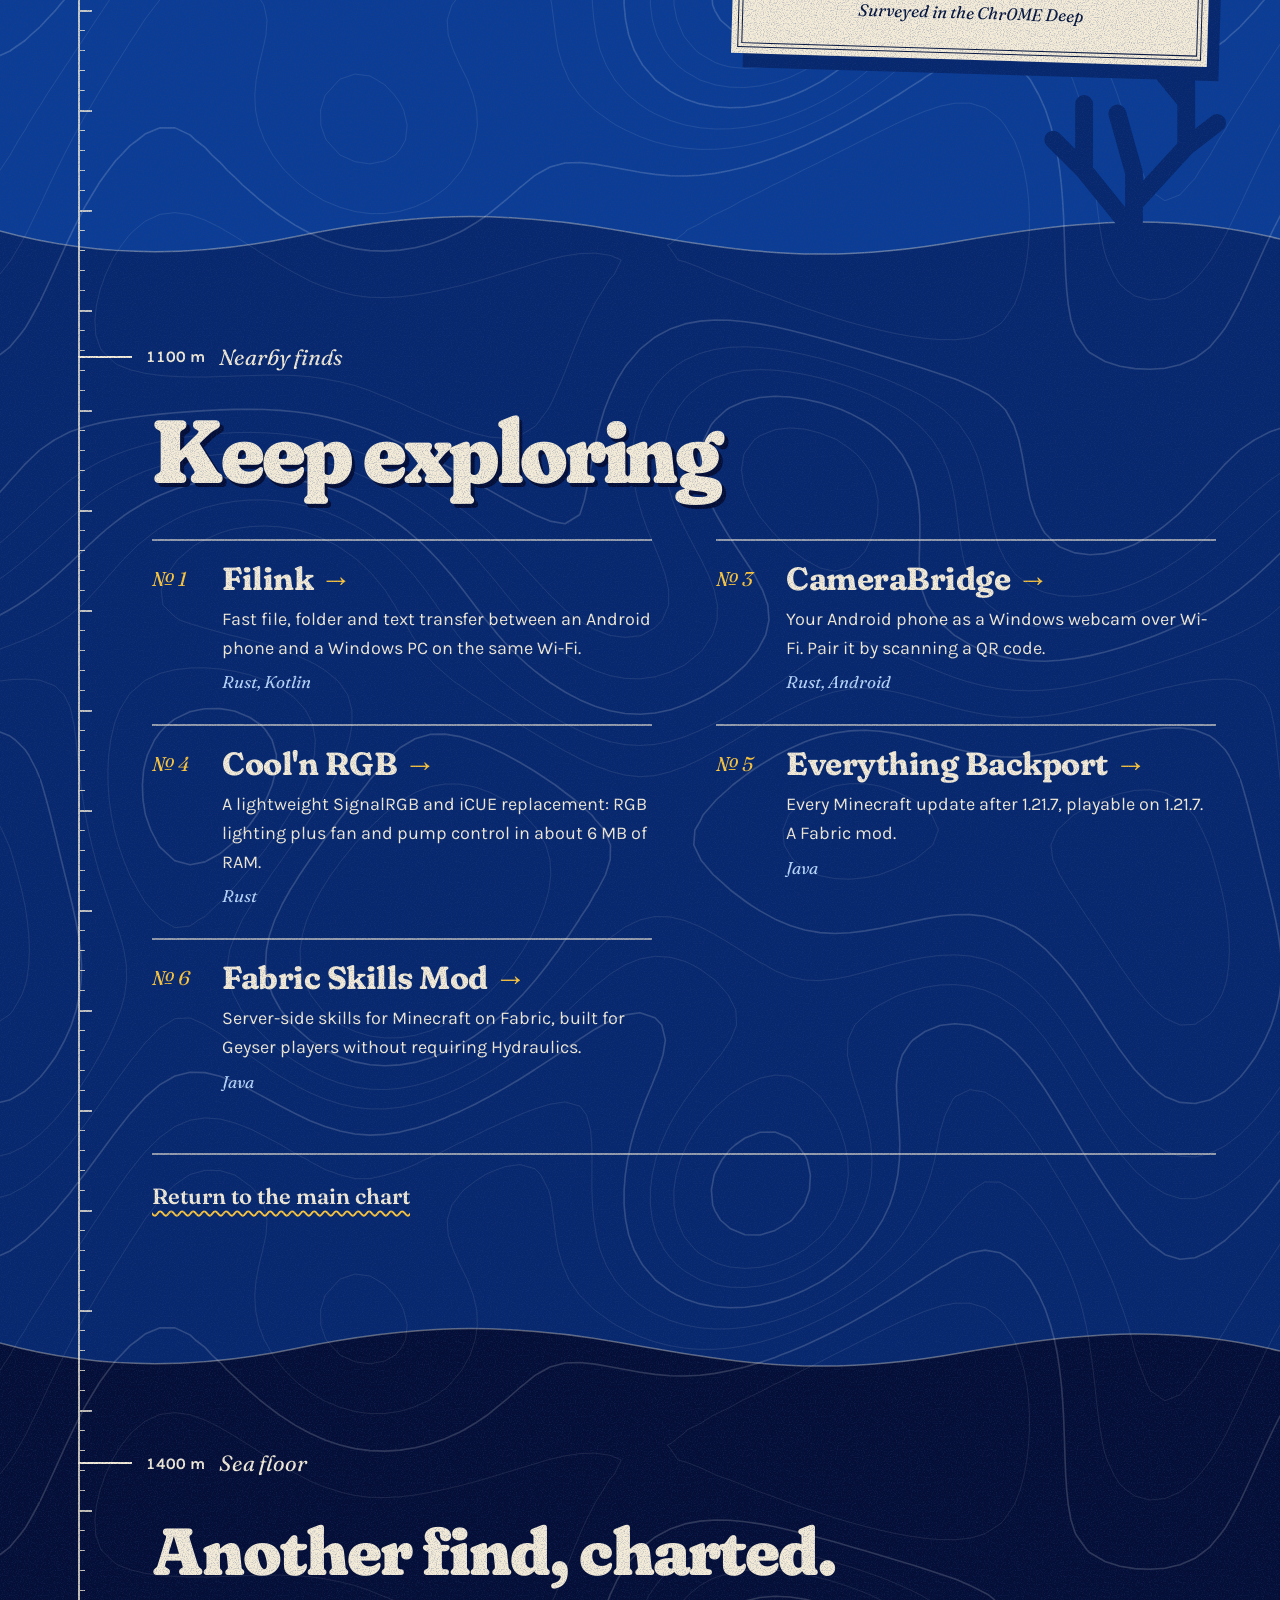
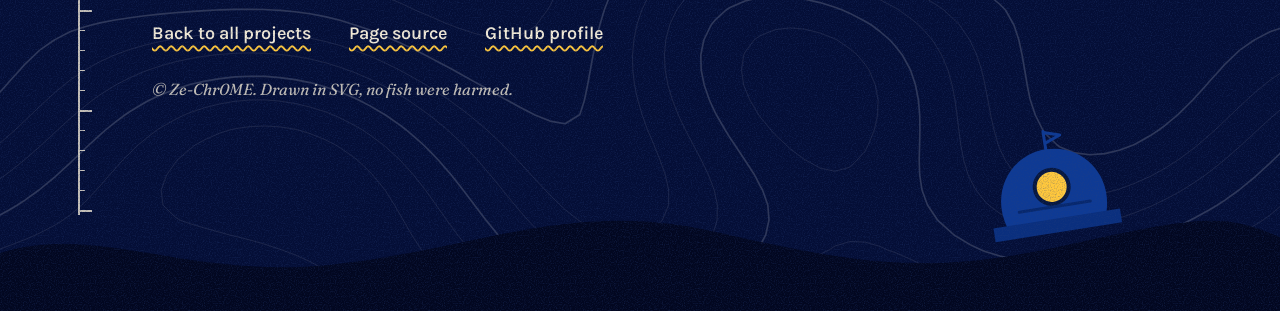
<file: ezdownload/index.html>
<!doctype html>
<html lang="en">
<head>
<meta charset="utf-8">
<meta name="viewport" content="width=device-width, initial-scale=1">
<title>EZDownload | The Chr0ME Deep</title>
<meta name="description" content="Save a link. Keep the video. A local video downloader for Windows and Android, with a browser extension.">
<meta property="og:title" content="EZDownload | The Chr0ME Deep">
<meta property="og:description" content="Save a link. Keep the video. A local video downloader for Windows and Android, with a browser extension.">
<meta property="og:image" content="https://ze-chr0me.github.io/showcase/assets/og-chart.png">
<meta property="og:type" content="website">
<meta property="og:url" content="https://ze-chr0me.github.io/showcase/ezdownload/">
<meta name="twitter:card" content="summary_large_image">
<meta name="theme-color" content="#1763cf">
<link rel="icon" href="data:image/svg+xml,<svg xmlns='http://www.w3.org/2000/svg' viewBox='0 0 64 64'><rect width='64' height='64' rx='12' fill='%231763cf'/><path d='M16 32C24 20 42 18 54 32 42 46 24 44 16 32Z' fill='%23ffc83d'/><path d='M18 32 6 21 10 32 6 43Z' fill='%23ffc83d'/><circle cx='43' cy='29' r='3' fill='%2307173f'/></svg>">
<link rel="preconnect" href="https://fonts.googleapis.com">
<link rel="preconnect" href="https://fonts.gstatic.com" crossorigin>
<link href="https://fonts.googleapis.com/css2?family=Fraunces:ital,opsz,wght,SOFT,WONK@0,9..144,100..900,0..100,0..1;1,9..144,100..900,0..100,0..1&family=Karla:ital,wght@0,400..700;1,400..700&display=swap" rel="stylesheet">
<link rel="stylesheet" href="../style.css?v=f55444f47379">

<link rel="canonical" href="https://ze-chr0me.github.io/showcase/ezdownload/">
</head>
<body class="project-page" id="top">
<a class="skip" href="#field-notes">Skip to the project</a>
<!-- Shared shapes. Every drawing on this page is original and written by hand as SVG. -->
<svg width="0" height="0" style="position:absolute" aria-hidden="true" focusable="false">
  <symbol id="fish" viewBox="0 0 70 36">
    <path d="M12 18C24 3 48 1 68 18 48 35 24 33 12 18Z"/>
    <path d="M15 18 0 4 5 18 0 32Z"/>
  </symbol>
  <symbol id="kelp" viewBox="0 0 120 520"><path d="M51.8 520L54.4 510L57.2 500L60 490L62.9 480L65.7 470L68.2 460L70.5 450L72.3 440L73.7 430L74.6 420L75 410L74.8 400L74.1 390L72.8 380L71.1 370L69 360L66.5 350L63.8 340L60.9 330L58.1 320L55.3 310L52.6 300L50.3 290L48.3 280L46.7 270L45.6 260L45.1 250L45.1 240L45.6 230L46.7 220L48.3 210L50.3 200L52.6 190L55.3 180L58.1 170L61 160L63.8 150L66.5 140L69 130L71.1 120L72.8 110L74.1 100L74.8 90L75 80L74.6 70L73.7 60L72.3 50L70.4 40L68.2 30L65.6 20L62.9 10" fill="none" stroke="currentColor" stroke-width="7" stroke-linecap="round" stroke-linejoin="round"/><g fill="currentColor"><path transform="translate(61.2 486) rotate(-28) scale(0.98)" d="M0 0C14-15 40-13 56-2 40 11 14 12 0 0Z"/><path transform="translate(72.0 442) rotate(208) scale(0.96)" d="M0 0C14-15 40-13 56-2 40 11 14 12 0 0Z"/><path transform="translate(74.7 398) rotate(-28) scale(0.93)" d="M0 0C14-15 40-13 56-2 40 11 14 12 0 0Z"/><path transform="translate(67.5 354) rotate(208) scale(0.91)" d="M0 0C14-15 40-13 56-2 40 11 14 12 0 0Z"/><path transform="translate(55.3 310) rotate(-28) scale(0.89)" d="M0 0C14-15 40-13 56-2 40 11 14 12 0 0Z"/><path transform="translate(46.2 266) rotate(208) scale(0.86)" d="M0 0C14-15 40-13 56-2 40 11 14 12 0 0Z"/><path transform="translate(46.4 222) rotate(-28) scale(0.84)" d="M0 0C14-15 40-13 56-2 40 11 14 12 0 0Z"/><path transform="translate(55.8 178) rotate(208) scale(0.82)" d="M0 0C14-15 40-13 56-2 40 11 14 12 0 0Z"/><path transform="translate(68.0 134) rotate(-28) scale(0.79)" d="M0 0C14-15 40-13 56-2 40 11 14 12 0 0Z"/><path transform="translate(74.8 90) rotate(208) scale(0.77)" d="M0 0C14-15 40-13 56-2 40 11 14 12 0 0Z"/><path transform="translate(71.6 46) rotate(-28) scale(0.74)" d="M0 0C14-15 40-13 56-2 40 11 14 12 0 0Z"/><path transform="translate(62.9 10) rotate(-84) scale(.8)" d="M0 0C14-15 40-13 56-2 40 11 14 12 0 0Z"/></g></symbol>
  <symbol id="coral" viewBox="0 0 160 220">
    <path d="M80 220V120M80 170 38 118M38 118V62M38 118 12 92M80 146l44-48M124 98V44M124 98l26-20M80 120 66 70M124 60l-18-22" fill="none" stroke="currentColor" stroke-width="15" stroke-linecap="round" stroke-linejoin="round"/>
  </symbol>
  <symbol id="edge-a" viewBox="0 0 1440 70" preserveAspectRatio="none">
    <path d="M0 42C120 12 260 64 420 38S700 10 860 36s260 30 400-4 120-8 180 8V70H0Z"/>
    <path d="M0 42C120 12 260 64 420 38S700 10 860 36s260 30 400-4 120-8 180 8" fill="none" stroke="#f4ecd8" stroke-opacity=".38" stroke-width="1.5" vector-effect="non-scaling-stroke"/>
  </symbol>
  <symbol id="edge-b" viewBox="0 0 1440 70" preserveAspectRatio="none">
    <path d="M0 30c90 22 200 30 330 6S560 8 700 30s230 34 380 10 250-26 360-2V70H0Z"/>
    <path d="M0 30c90 22 200 30 330 6S560 8 700 30s230 34 380 10 250-26 360-2" fill="none" stroke="#f4ecd8" stroke-opacity=".38" stroke-width="1.5" vector-effect="non-scaling-stroke"/>
  </symbol>
</svg>


<div class="chart">
  <div class="ruler" aria-hidden="true"></div>
  <header class="sky">
    <div class="wrap sky-row">
      <p class="chart-no"><b>Find No. 2</b> <span>The Chr0ME Deep, field notes</span></p>
      <a class="wavy" href="../">Back to the chart</a>
    </div>

    <svg class="rose" viewBox="-70 -70 140 140" aria-hidden="true">
      <g fill="none" stroke="#07173f" stroke-width="1.4">
        <circle r="58"/><circle r="50" stroke-dasharray="2 5.85"/><circle r="22"/>
      </g>
      <g id="pt-s" stroke="#07173f" stroke-width="1.2" stroke-linejoin="round">
        <g transform="rotate(45)"><path d="M0-36 5-5 0 0Z" fill="#07173f"/><path d="M0-36-5-5 0 0Z" fill="#f4ecd8"/></g>
        <g transform="rotate(135)"><path d="M0-36 5-5 0 0Z" fill="#07173f"/><path d="M0-36-5-5 0 0Z" fill="#f4ecd8"/></g>
        <g transform="rotate(225)"><path d="M0-36 5-5 0 0Z" fill="#07173f"/><path d="M0-36-5-5 0 0Z" fill="#f4ecd8"/></g>
        <g transform="rotate(315)"><path d="M0-36 5-5 0 0Z" fill="#07173f"/><path d="M0-36-5-5 0 0Z" fill="#f4ecd8"/></g>
        <g><path d="M0-56 8-8 0 0Z" fill="#ff6040"/><path d="M0-56-8-8 0 0Z" fill="#f4ecd8"/></g>
        <g transform="rotate(90)"><path d="M0-56 8-8 0 0Z" fill="#07173f"/><path d="M0-56-8-8 0 0Z" fill="#f4ecd8"/></g>
        <g transform="rotate(180)"><path d="M0-56 8-8 0 0Z" fill="#07173f"/><path d="M0-56-8-8 0 0Z" fill="#f4ecd8"/></g>
        <g transform="rotate(270)"><path d="M0-56 8-8 0 0Z" fill="#07173f"/><path d="M0-56-8-8 0 0Z" fill="#f4ecd8"/></g>
      </g>
    </svg>

    <div class="swell" aria-hidden="true">
      <i class="row r1"></i>
      <svg class="buoy" viewBox="0 0 60 104">
        <g stroke="#07173f" stroke-width="2.5" stroke-linejoin="round" stroke-linecap="round">
          <path d="M30 44V6"/>
          <path d="M30 7 52 14 30 22Z" fill="#ff6040"/>
          <path d="M14 46h32l8 40H6Z" fill="#f4ecd8"/>
          <path d="M11.5 60h37l3.3 14H8.700Z" fill="#ff6040"/>
          <path d="M3 86h54v10H3Z" fill="#07173f"/>
        </g>
      </svg>
      <i class="row r2"></i>
      <i class="row r3"></i>
    </div>
  </header>
  <main>
    <section class="zone z0 project-surface" data-depth="0" aria-labelledby="project-title">
      <div class="decor" aria-hidden="true">
        <svg class="swim s1"><use href="#fish"/></svg>
        <svg class="swim s2"><use href="#fish"/></svg>
      </div>
      <div class="wrap">
        <p class="project-eyebrow">Lost River collection / Find No. 2</p>
        <h1 id="project-title">EZDownload</h1>
        <p class="lede project-description">Save a link. Keep the video. A local video downloader for Windows and Android, with a browser extension.</p>
        <p class="actions">
          <span class="hoist"><a class="flag" href="https://github.com/Ze-Chr0ME/EZDownload">View on GitHub</a></span>
          <a class="wavy" href="#field-notes">Read the field notes</a>
        </p>
      </div>
    </section>
    <section class="zone z2" id="field-notes" data-depth="900" aria-labelledby="notes-title">
      <svg class="edge" aria-hidden="true"><use href="#edge-a"/></svg>
      <div class="decor" aria-hidden="true"><svg class="coral c1"><use href="#coral"/></svg></div>
      <div class="wrap">
        <p class="mark"><b>900 m</b> <i>Lost River</i></p>
        <div class="party project-notes">
          <div class="party-text">
            <h2 id="notes-title">Field notes</h2>
            <p class="lede">Save a link. Keep the video.</p>
            <p>A video downloader for your desktop and your phone, with a browser extension to accompany it.</p>
            <p class="project-source">Explore the repository for project documentation, setup instructions and source code.</p>
            <p class="actions"><a class="wavy" href="https://github.com/Ze-Chr0ME/EZDownload">Read the source</a></p>
          </div>
          <aside class="plate specimen" aria-label="Project at a glance">
            <p class="plate-head"><i>Find No. 2.</i> EZDownload</p>
            <img class="project-logo" src="../assets/projects/ezdownload.png" alt="EZDownload app icon" width="128" height="128" loading="lazy">
            <dl class="notes">
              <dt>Habitat</dt><dd>Windows + Android; Chrome / Edge extension</dd>
              <dt>Behaviour</dt><dd>Saves videos from pasted or shared links</dd>
              <dt>Noted for</dt><dd>On-device downloads saved as MP4</dd>
              <dt>Built from</dt><dd>Java, Kotlin, JavaScript</dd>
            </dl>
            <p class="plate-foot">Surveyed in the Chr0ME Deep</p>
          </aside>
        </div>
      </div>
    </section>
    <section class="zone z3 project-related" data-depth="1100" aria-labelledby="related-title">
      <svg class="edge" aria-hidden="true"><use href="#edge-b"/></svg>
      <div class="wrap">
        <p class="mark"><b>1100 m</b> <i>Nearby finds</i></p>
        <h2 id="related-title">Keep exploring</h2>
        <ol class="finds"><li><a href="../filink/"><span class="no">&#8470; 1</span><h3>Filink</h3><p>Fast file, folder and text transfer between an Android phone and a Windows PC on the same Wi-Fi.</p><span class="made">Rust, Kotlin</span></a></li><li><a href="../camerabridge/"><span class="no">&#8470; 3</span><h3>CameraBridge</h3><p>Your Android phone as a Windows webcam over Wi-Fi. Pair it by scanning a QR code.</p><span class="made">Rust, Android</span></a></li><li><a href="../cool-n-rgb/"><span class="no">&#8470; 4</span><h3>Cool&#x27;n RGB</h3><p>A lightweight SignalRGB and iCUE replacement: RGB lighting plus fan and pump control in about 6 MB of RAM.</p><span class="made">Rust</span></a></li><li><a href="../everything-backport/"><span class="no">&#8470; 5</span><h3>Everything Backport</h3><p>Every Minecraft update after 1.21.7, playable on 1.21.7. A Fabric mod.</p><span class="made">Java</span></a></li><li><a href="../fabric-skills-mod/"><span class="no">&#8470; 6</span><h3>Fabric Skills Mod</h3><p>Server-side skills for Minecraft on Fabric, built for Geyser players without requiring Hydraulics.</p><span class="made">Java</span></a></li></ol>
        <p class="all"><a class="wavy" href="../#deep">Return to the main chart</a></p>
      </div>
    </section>
  </main>
  <footer class="zone z4" data-depth="1400">
    <svg class="edge" aria-hidden="true"><use href="#edge-b"/></svg>
    <div class="wrap">
      <p class="mark"><b>1400 m</b> <i>Sea floor</i></p>
      <p class="floor-line">Another find, charted.</p>
      <p class="floor-links">
        <a class="wavy" href="../#deep">Back to all projects</a>
        <a class="wavy" href="https://github.com/Ze-Chr0ME/showcase">Page source</a>
        <a class="wavy" href="https://github.com/Ze-Chr0ME">GitHub profile</a>
      </p>
      <p class="fine">© Ze-Chr0ME. Drawn in SVG, no fish were harmed.</p>
    </div>
    <svg class="pod" viewBox="0 0 150 120" aria-hidden="true">
      <g stroke-linejoin="round" stroke-linecap="round">
        <path d="M76 22V2M76 3l16 5-16 6" fill="none" stroke="#0e3a94" stroke-width="3"/>
        <path d="M26 92C14 54 40 20 76 20s62 34 50 72Z" fill="#0e3a94"/>
        <path d="M12 90h128v14H12Z" fill="#0a2f7e"/>
        <circle cx="76" cy="58" r="17" fill="#ffc83d"/>
        <circle cx="76" cy="58" r="17" fill="none" stroke="#07173f" stroke-width="4"/>
        <path d="M40 78h72" fill="none" stroke="#07286e" stroke-width="3"/>
      </g>
    </svg>
    <svg class="seabed" viewBox="0 0 1440 120" preserveAspectRatio="none" aria-hidden="true">
      <path d="M0 120V62c110-30 210 26 370 12S640 8 800 40s240 46 400 14 180-30 240-8v74Z"/>
    </svg>
  </footer>
</div>
<script src="../chart.js"></script>
<script src="../sea.js"></script>
</body>
</html>
</file>
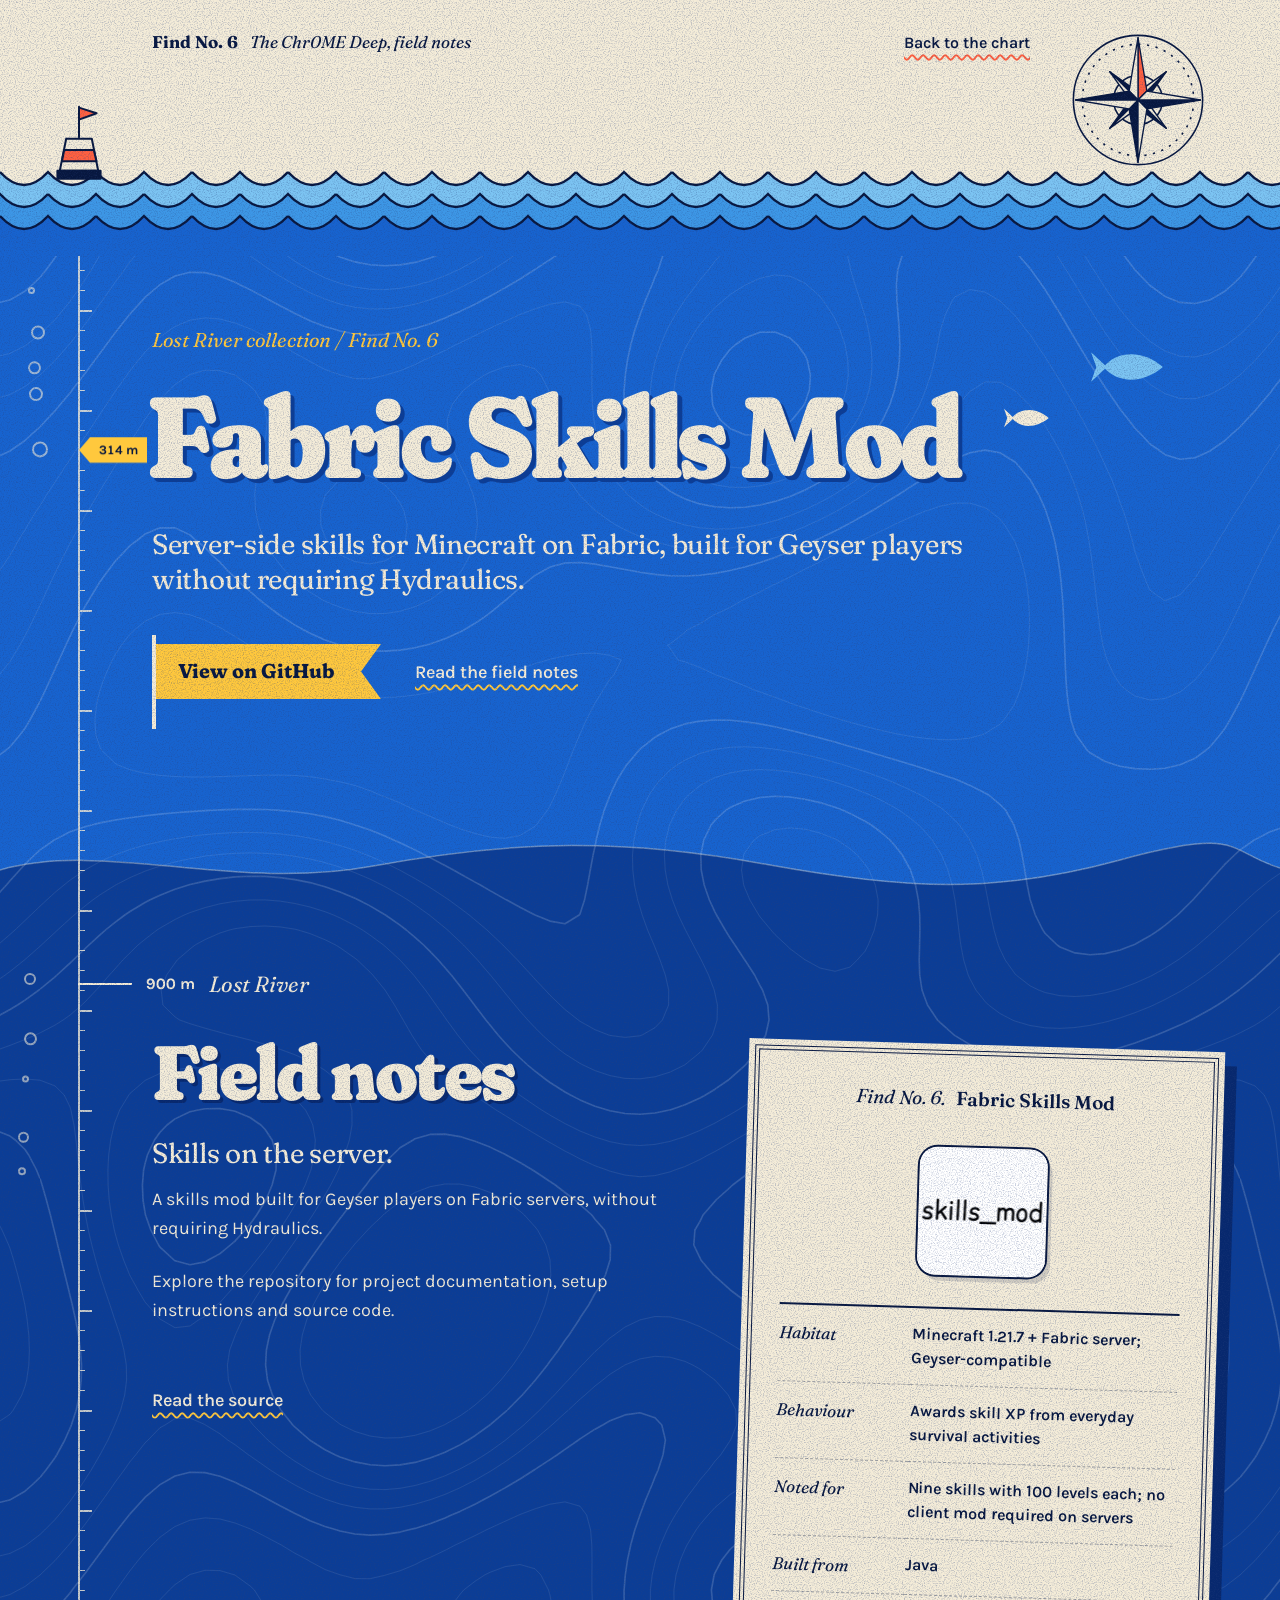
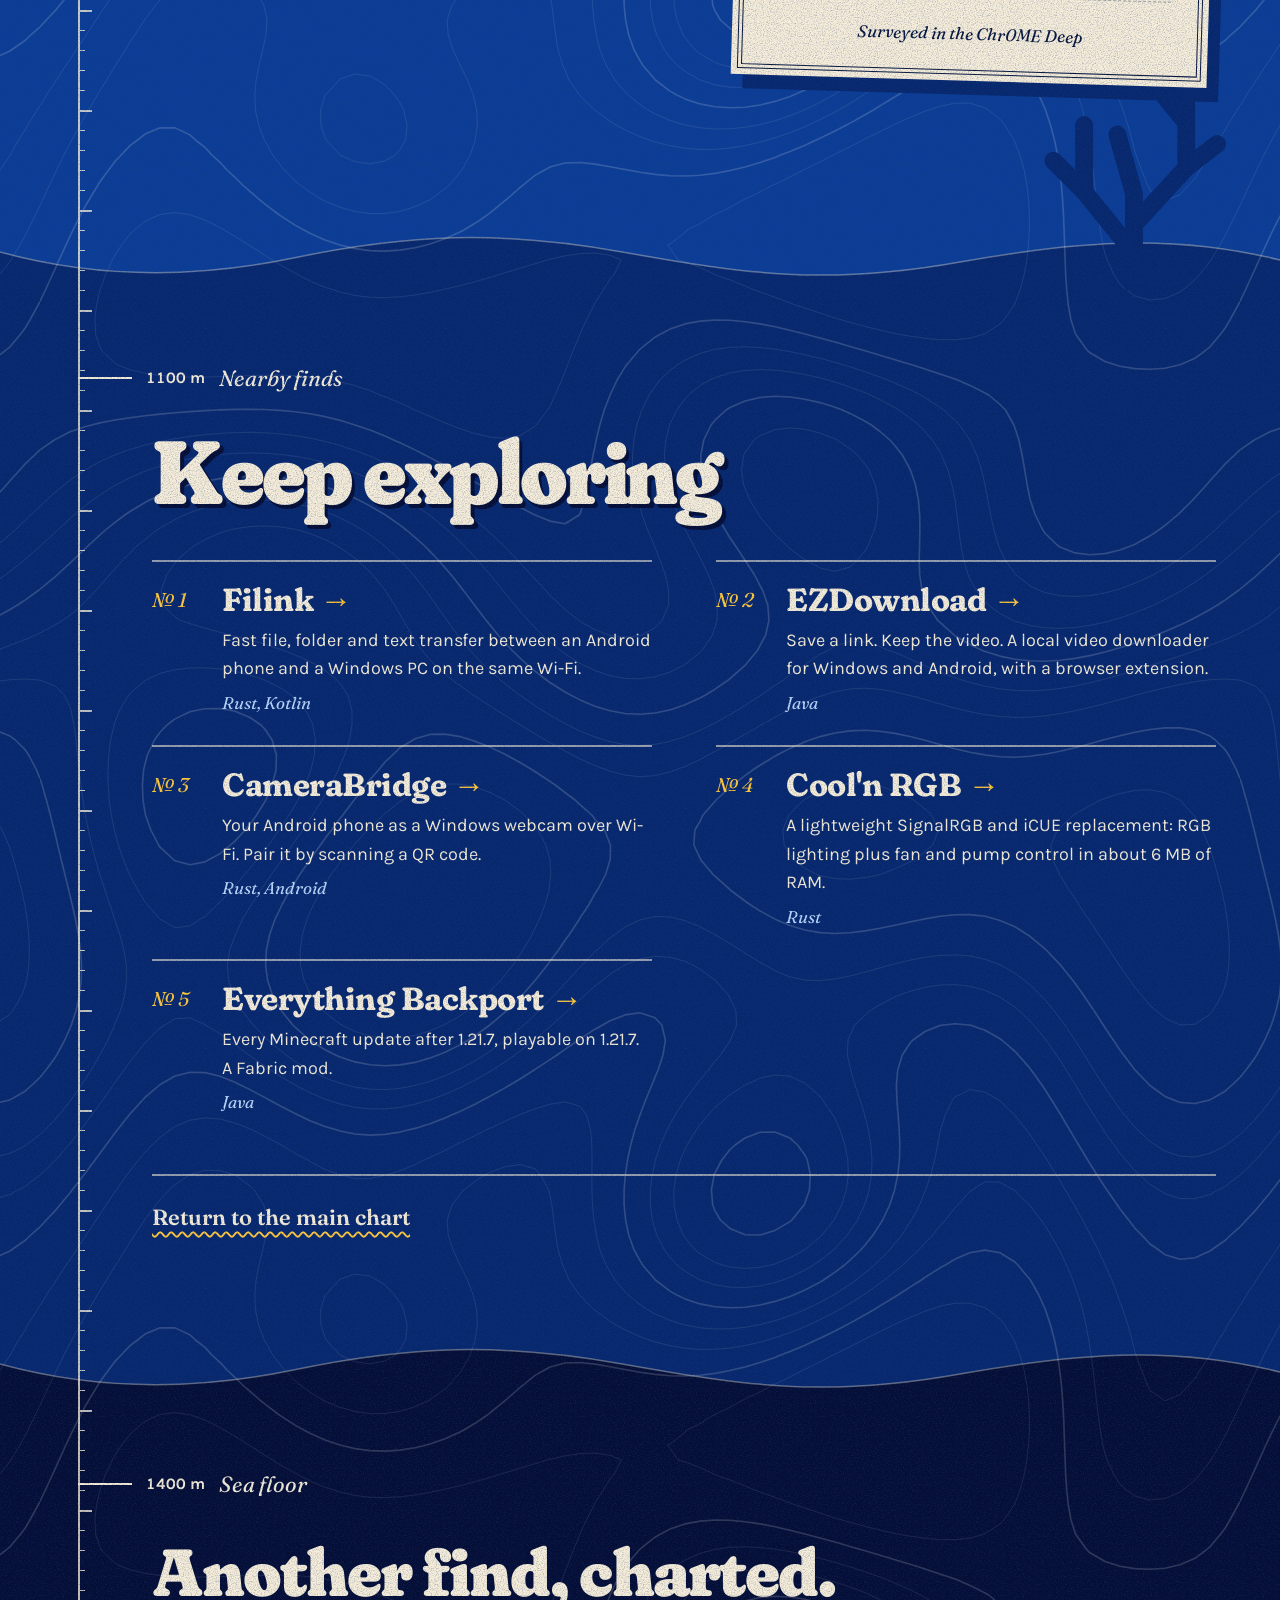
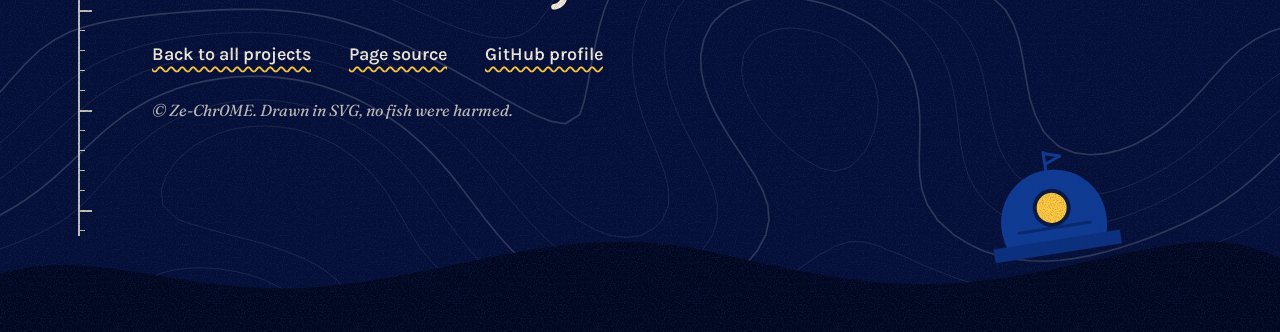
<file: fabric-skills-mod/index.html>
<!doctype html>
<html lang="en">
<head>
<meta charset="utf-8">
<meta name="viewport" content="width=device-width, initial-scale=1">
<title>Fabric Skills Mod | The Chr0ME Deep</title>
<meta name="description" content="Server-side skills for Minecraft on Fabric, built for Geyser players without requiring Hydraulics.">
<meta property="og:title" content="Fabric Skills Mod | The Chr0ME Deep">
<meta property="og:description" content="Server-side skills for Minecraft on Fabric, built for Geyser players without requiring Hydraulics.">
<meta property="og:image" content="https://ze-chr0me.github.io/showcase/assets/og-chart.png">
<meta property="og:type" content="website">
<meta property="og:url" content="https://ze-chr0me.github.io/showcase/fabric-skills-mod/">
<meta name="twitter:card" content="summary_large_image">
<meta name="theme-color" content="#1763cf">
<link rel="icon" href="data:image/svg+xml,<svg xmlns='http://www.w3.org/2000/svg' viewBox='0 0 64 64'><rect width='64' height='64' rx='12' fill='%231763cf'/><path d='M16 32C24 20 42 18 54 32 42 46 24 44 16 32Z' fill='%23ffc83d'/><path d='M18 32 6 21 10 32 6 43Z' fill='%23ffc83d'/><circle cx='43' cy='29' r='3' fill='%2307173f'/></svg>">
<link rel="preconnect" href="https://fonts.googleapis.com">
<link rel="preconnect" href="https://fonts.gstatic.com" crossorigin>
<link href="https://fonts.googleapis.com/css2?family=Fraunces:ital,opsz,wght,SOFT,WONK@0,9..144,100..900,0..100,0..1;1,9..144,100..900,0..100,0..1&family=Karla:ital,wght@0,400..700;1,400..700&display=swap" rel="stylesheet">
<link rel="stylesheet" href="../style.css?v=f55444f47379">

<link rel="canonical" href="https://ze-chr0me.github.io/showcase/fabric-skills-mod/">
</head>
<body class="project-page" id="top">
<a class="skip" href="#field-notes">Skip to the project</a>
<!-- Shared shapes. Every drawing on this page is original and written by hand as SVG. -->
<svg width="0" height="0" style="position:absolute" aria-hidden="true" focusable="false">
  <symbol id="fish" viewBox="0 0 70 36">
    <path d="M12 18C24 3 48 1 68 18 48 35 24 33 12 18Z"/>
    <path d="M15 18 0 4 5 18 0 32Z"/>
  </symbol>
  <symbol id="kelp" viewBox="0 0 120 520"><path d="M51.8 520L54.4 510L57.2 500L60 490L62.9 480L65.7 470L68.2 460L70.5 450L72.3 440L73.7 430L74.6 420L75 410L74.8 400L74.1 390L72.8 380L71.1 370L69 360L66.5 350L63.8 340L60.9 330L58.1 320L55.3 310L52.6 300L50.3 290L48.3 280L46.7 270L45.6 260L45.1 250L45.1 240L45.6 230L46.7 220L48.3 210L50.3 200L52.6 190L55.3 180L58.1 170L61 160L63.8 150L66.5 140L69 130L71.1 120L72.8 110L74.1 100L74.8 90L75 80L74.6 70L73.7 60L72.3 50L70.4 40L68.2 30L65.6 20L62.9 10" fill="none" stroke="currentColor" stroke-width="7" stroke-linecap="round" stroke-linejoin="round"/><g fill="currentColor"><path transform="translate(61.2 486) rotate(-28) scale(0.98)" d="M0 0C14-15 40-13 56-2 40 11 14 12 0 0Z"/><path transform="translate(72.0 442) rotate(208) scale(0.96)" d="M0 0C14-15 40-13 56-2 40 11 14 12 0 0Z"/><path transform="translate(74.7 398) rotate(-28) scale(0.93)" d="M0 0C14-15 40-13 56-2 40 11 14 12 0 0Z"/><path transform="translate(67.5 354) rotate(208) scale(0.91)" d="M0 0C14-15 40-13 56-2 40 11 14 12 0 0Z"/><path transform="translate(55.3 310) rotate(-28) scale(0.89)" d="M0 0C14-15 40-13 56-2 40 11 14 12 0 0Z"/><path transform="translate(46.2 266) rotate(208) scale(0.86)" d="M0 0C14-15 40-13 56-2 40 11 14 12 0 0Z"/><path transform="translate(46.4 222) rotate(-28) scale(0.84)" d="M0 0C14-15 40-13 56-2 40 11 14 12 0 0Z"/><path transform="translate(55.8 178) rotate(208) scale(0.82)" d="M0 0C14-15 40-13 56-2 40 11 14 12 0 0Z"/><path transform="translate(68.0 134) rotate(-28) scale(0.79)" d="M0 0C14-15 40-13 56-2 40 11 14 12 0 0Z"/><path transform="translate(74.8 90) rotate(208) scale(0.77)" d="M0 0C14-15 40-13 56-2 40 11 14 12 0 0Z"/><path transform="translate(71.6 46) rotate(-28) scale(0.74)" d="M0 0C14-15 40-13 56-2 40 11 14 12 0 0Z"/><path transform="translate(62.9 10) rotate(-84) scale(.8)" d="M0 0C14-15 40-13 56-2 40 11 14 12 0 0Z"/></g></symbol>
  <symbol id="coral" viewBox="0 0 160 220">
    <path d="M80 220V120M80 170 38 118M38 118V62M38 118 12 92M80 146l44-48M124 98V44M124 98l26-20M80 120 66 70M124 60l-18-22" fill="none" stroke="currentColor" stroke-width="15" stroke-linecap="round" stroke-linejoin="round"/>
  </symbol>
  <symbol id="edge-a" viewBox="0 0 1440 70" preserveAspectRatio="none">
    <path d="M0 42C120 12 260 64 420 38S700 10 860 36s260 30 400-4 120-8 180 8V70H0Z"/>
    <path d="M0 42C120 12 260 64 420 38S700 10 860 36s260 30 400-4 120-8 180 8" fill="none" stroke="#f4ecd8" stroke-opacity=".38" stroke-width="1.5" vector-effect="non-scaling-stroke"/>
  </symbol>
  <symbol id="edge-b" viewBox="0 0 1440 70" preserveAspectRatio="none">
    <path d="M0 30c90 22 200 30 330 6S560 8 700 30s230 34 380 10 250-26 360-2V70H0Z"/>
    <path d="M0 30c90 22 200 30 330 6S560 8 700 30s230 34 380 10 250-26 360-2" fill="none" stroke="#f4ecd8" stroke-opacity=".38" stroke-width="1.5" vector-effect="non-scaling-stroke"/>
  </symbol>
</svg>


<div class="chart">
  <div class="ruler" aria-hidden="true"></div>
  <header class="sky">
    <div class="wrap sky-row">
      <p class="chart-no"><b>Find No. 6</b> <span>The Chr0ME Deep, field notes</span></p>
      <a class="wavy" href="../">Back to the chart</a>
    </div>

    <svg class="rose" viewBox="-70 -70 140 140" aria-hidden="true">
      <g fill="none" stroke="#07173f" stroke-width="1.4">
        <circle r="58"/><circle r="50" stroke-dasharray="2 5.85"/><circle r="22"/>
      </g>
      <g id="pt-s" stroke="#07173f" stroke-width="1.2" stroke-linejoin="round">
        <g transform="rotate(45)"><path d="M0-36 5-5 0 0Z" fill="#07173f"/><path d="M0-36-5-5 0 0Z" fill="#f4ecd8"/></g>
        <g transform="rotate(135)"><path d="M0-36 5-5 0 0Z" fill="#07173f"/><path d="M0-36-5-5 0 0Z" fill="#f4ecd8"/></g>
        <g transform="rotate(225)"><path d="M0-36 5-5 0 0Z" fill="#07173f"/><path d="M0-36-5-5 0 0Z" fill="#f4ecd8"/></g>
        <g transform="rotate(315)"><path d="M0-36 5-5 0 0Z" fill="#07173f"/><path d="M0-36-5-5 0 0Z" fill="#f4ecd8"/></g>
        <g><path d="M0-56 8-8 0 0Z" fill="#ff6040"/><path d="M0-56-8-8 0 0Z" fill="#f4ecd8"/></g>
        <g transform="rotate(90)"><path d="M0-56 8-8 0 0Z" fill="#07173f"/><path d="M0-56-8-8 0 0Z" fill="#f4ecd8"/></g>
        <g transform="rotate(180)"><path d="M0-56 8-8 0 0Z" fill="#07173f"/><path d="M0-56-8-8 0 0Z" fill="#f4ecd8"/></g>
        <g transform="rotate(270)"><path d="M0-56 8-8 0 0Z" fill="#07173f"/><path d="M0-56-8-8 0 0Z" fill="#f4ecd8"/></g>
      </g>
    </svg>

    <div class="swell" aria-hidden="true">
      <i class="row r1"></i>
      <svg class="buoy" viewBox="0 0 60 104">
        <g stroke="#07173f" stroke-width="2.5" stroke-linejoin="round" stroke-linecap="round">
          <path d="M30 44V6"/>
          <path d="M30 7 52 14 30 22Z" fill="#ff6040"/>
          <path d="M14 46h32l8 40H6Z" fill="#f4ecd8"/>
          <path d="M11.5 60h37l3.3 14H8.700Z" fill="#ff6040"/>
          <path d="M3 86h54v10H3Z" fill="#07173f"/>
        </g>
      </svg>
      <i class="row r2"></i>
      <i class="row r3"></i>
    </div>
  </header>
  <main>
    <section class="zone z0 project-surface" data-depth="0" aria-labelledby="project-title">
      <div class="decor" aria-hidden="true">
        <svg class="swim s1"><use href="#fish"/></svg>
        <svg class="swim s2"><use href="#fish"/></svg>
      </div>
      <div class="wrap">
        <p class="project-eyebrow">Lost River collection / Find No. 6</p>
        <h1 id="project-title">Fabric Skills Mod</h1>
        <p class="lede project-description">Server-side skills for Minecraft on Fabric, built for Geyser players without requiring Hydraulics.</p>
        <p class="actions">
          <span class="hoist"><a class="flag" href="https://github.com/Ze-Chr0ME/fabric_skills_mod">View on GitHub</a></span>
          <a class="wavy" href="#field-notes">Read the field notes</a>
        </p>
      </div>
    </section>
    <section class="zone z2" id="field-notes" data-depth="900" aria-labelledby="notes-title">
      <svg class="edge" aria-hidden="true"><use href="#edge-a"/></svg>
      <div class="decor" aria-hidden="true"><svg class="coral c1"><use href="#coral"/></svg></div>
      <div class="wrap">
        <p class="mark"><b>900 m</b> <i>Lost River</i></p>
        <div class="party project-notes">
          <div class="party-text">
            <h2 id="notes-title">Field notes</h2>
            <p class="lede">Skills on the server.</p>
            <p>A skills mod built for Geyser players on Fabric servers, without requiring Hydraulics.</p>
            <p class="project-source">Explore the repository for project documentation, setup instructions and source code.</p>
            <p class="actions"><a class="wavy" href="https://github.com/Ze-Chr0ME/fabric_skills_mod">Read the source</a></p>
          </div>
          <aside class="plate specimen" aria-label="Project at a glance">
            <p class="plate-head"><i>Find No. 6.</i> Fabric Skills Mod</p>
            <img class="project-logo" src="../assets/projects/fabric-skills-mod.png" alt="Fabric Skills Mod app icon" width="128" height="128" loading="lazy">
            <dl class="notes">
              <dt>Habitat</dt><dd>Minecraft 1.21.7 + Fabric server; Geyser-compatible</dd>
              <dt>Behaviour</dt><dd>Awards skill XP from everyday survival activities</dd>
              <dt>Noted for</dt><dd>Nine skills with 100 levels each; no client mod required on servers</dd>
              <dt>Built from</dt><dd>Java</dd>
            </dl>
            <p class="plate-foot">Surveyed in the Chr0ME Deep</p>
          </aside>
        </div>
      </div>
    </section>
    <section class="zone z3 project-related" data-depth="1100" aria-labelledby="related-title">
      <svg class="edge" aria-hidden="true"><use href="#edge-b"/></svg>
      <div class="wrap">
        <p class="mark"><b>1100 m</b> <i>Nearby finds</i></p>
        <h2 id="related-title">Keep exploring</h2>
        <ol class="finds"><li><a href="../filink/"><span class="no">&#8470; 1</span><h3>Filink</h3><p>Fast file, folder and text transfer between an Android phone and a Windows PC on the same Wi-Fi.</p><span class="made">Rust, Kotlin</span></a></li><li><a href="../ezdownload/"><span class="no">&#8470; 2</span><h3>EZDownload</h3><p>Save a link. Keep the video. A local video downloader for Windows and Android, with a browser extension.</p><span class="made">Java</span></a></li><li><a href="../camerabridge/"><span class="no">&#8470; 3</span><h3>CameraBridge</h3><p>Your Android phone as a Windows webcam over Wi-Fi. Pair it by scanning a QR code.</p><span class="made">Rust, Android</span></a></li><li><a href="../cool-n-rgb/"><span class="no">&#8470; 4</span><h3>Cool&#x27;n RGB</h3><p>A lightweight SignalRGB and iCUE replacement: RGB lighting plus fan and pump control in about 6 MB of RAM.</p><span class="made">Rust</span></a></li><li><a href="../everything-backport/"><span class="no">&#8470; 5</span><h3>Everything Backport</h3><p>Every Minecraft update after 1.21.7, playable on 1.21.7. A Fabric mod.</p><span class="made">Java</span></a></li></ol>
        <p class="all"><a class="wavy" href="../#deep">Return to the main chart</a></p>
      </div>
    </section>
  </main>
  <footer class="zone z4" data-depth="1400">
    <svg class="edge" aria-hidden="true"><use href="#edge-b"/></svg>
    <div class="wrap">
      <p class="mark"><b>1400 m</b> <i>Sea floor</i></p>
      <p class="floor-line">Another find, charted.</p>
      <p class="floor-links">
        <a class="wavy" href="../#deep">Back to all projects</a>
        <a class="wavy" href="https://github.com/Ze-Chr0ME/showcase">Page source</a>
        <a class="wavy" href="https://github.com/Ze-Chr0ME">GitHub profile</a>
      </p>
      <p class="fine">© Ze-Chr0ME. Drawn in SVG, no fish were harmed.</p>
    </div>
    <svg class="pod" viewBox="0 0 150 120" aria-hidden="true">
      <g stroke-linejoin="round" stroke-linecap="round">
        <path d="M76 22V2M76 3l16 5-16 6" fill="none" stroke="#0e3a94" stroke-width="3"/>
        <path d="M26 92C14 54 40 20 76 20s62 34 50 72Z" fill="#0e3a94"/>
        <path d="M12 90h128v14H12Z" fill="#0a2f7e"/>
        <circle cx="76" cy="58" r="17" fill="#ffc83d"/>
        <circle cx="76" cy="58" r="17" fill="none" stroke="#07173f" stroke-width="4"/>
        <path d="M40 78h72" fill="none" stroke="#07286e" stroke-width="3"/>
      </g>
    </svg>
    <svg class="seabed" viewBox="0 0 1440 120" preserveAspectRatio="none" aria-hidden="true">
      <path d="M0 120V62c110-30 210 26 370 12S640 8 800 40s240 46 400 14 180-30 240-8v74Z"/>
    </svg>
  </footer>
</div>
<script src="../chart.js"></script>
<script src="../sea.js"></script>
</body>
</html>
</file>
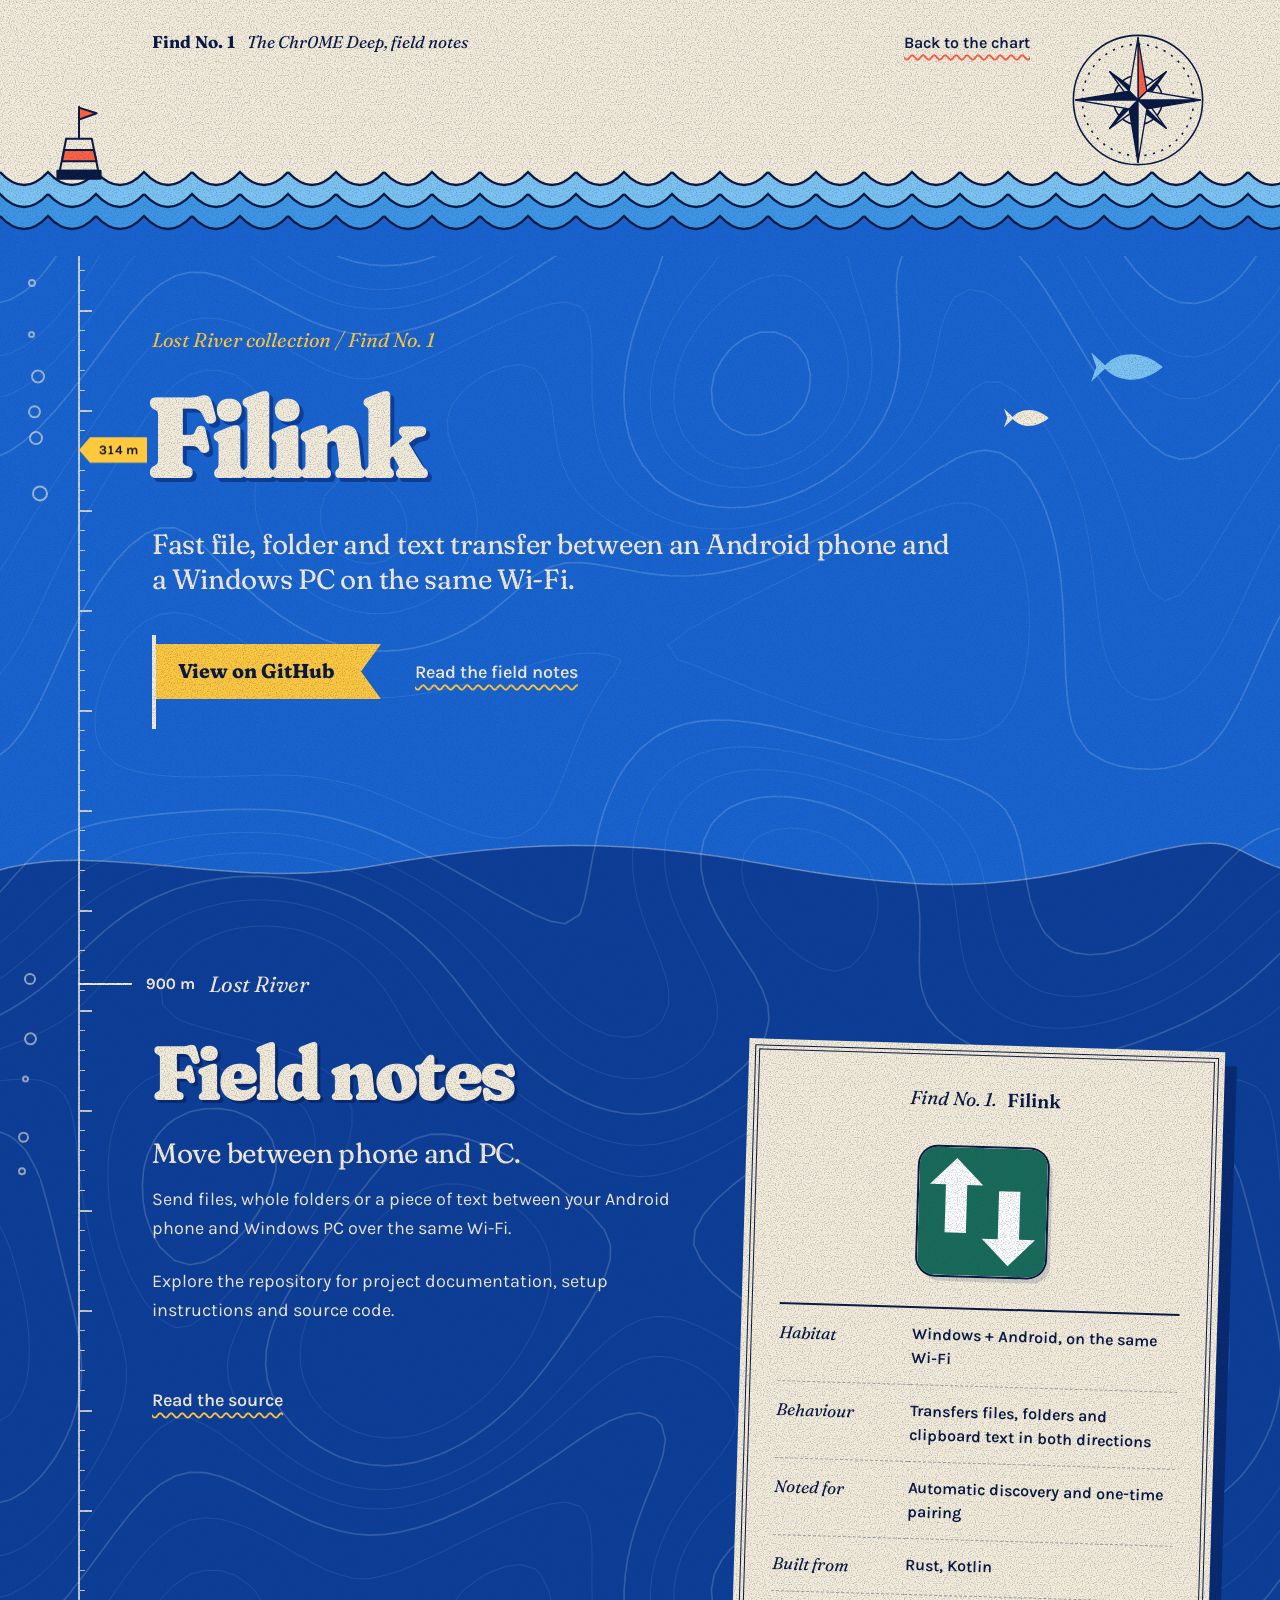
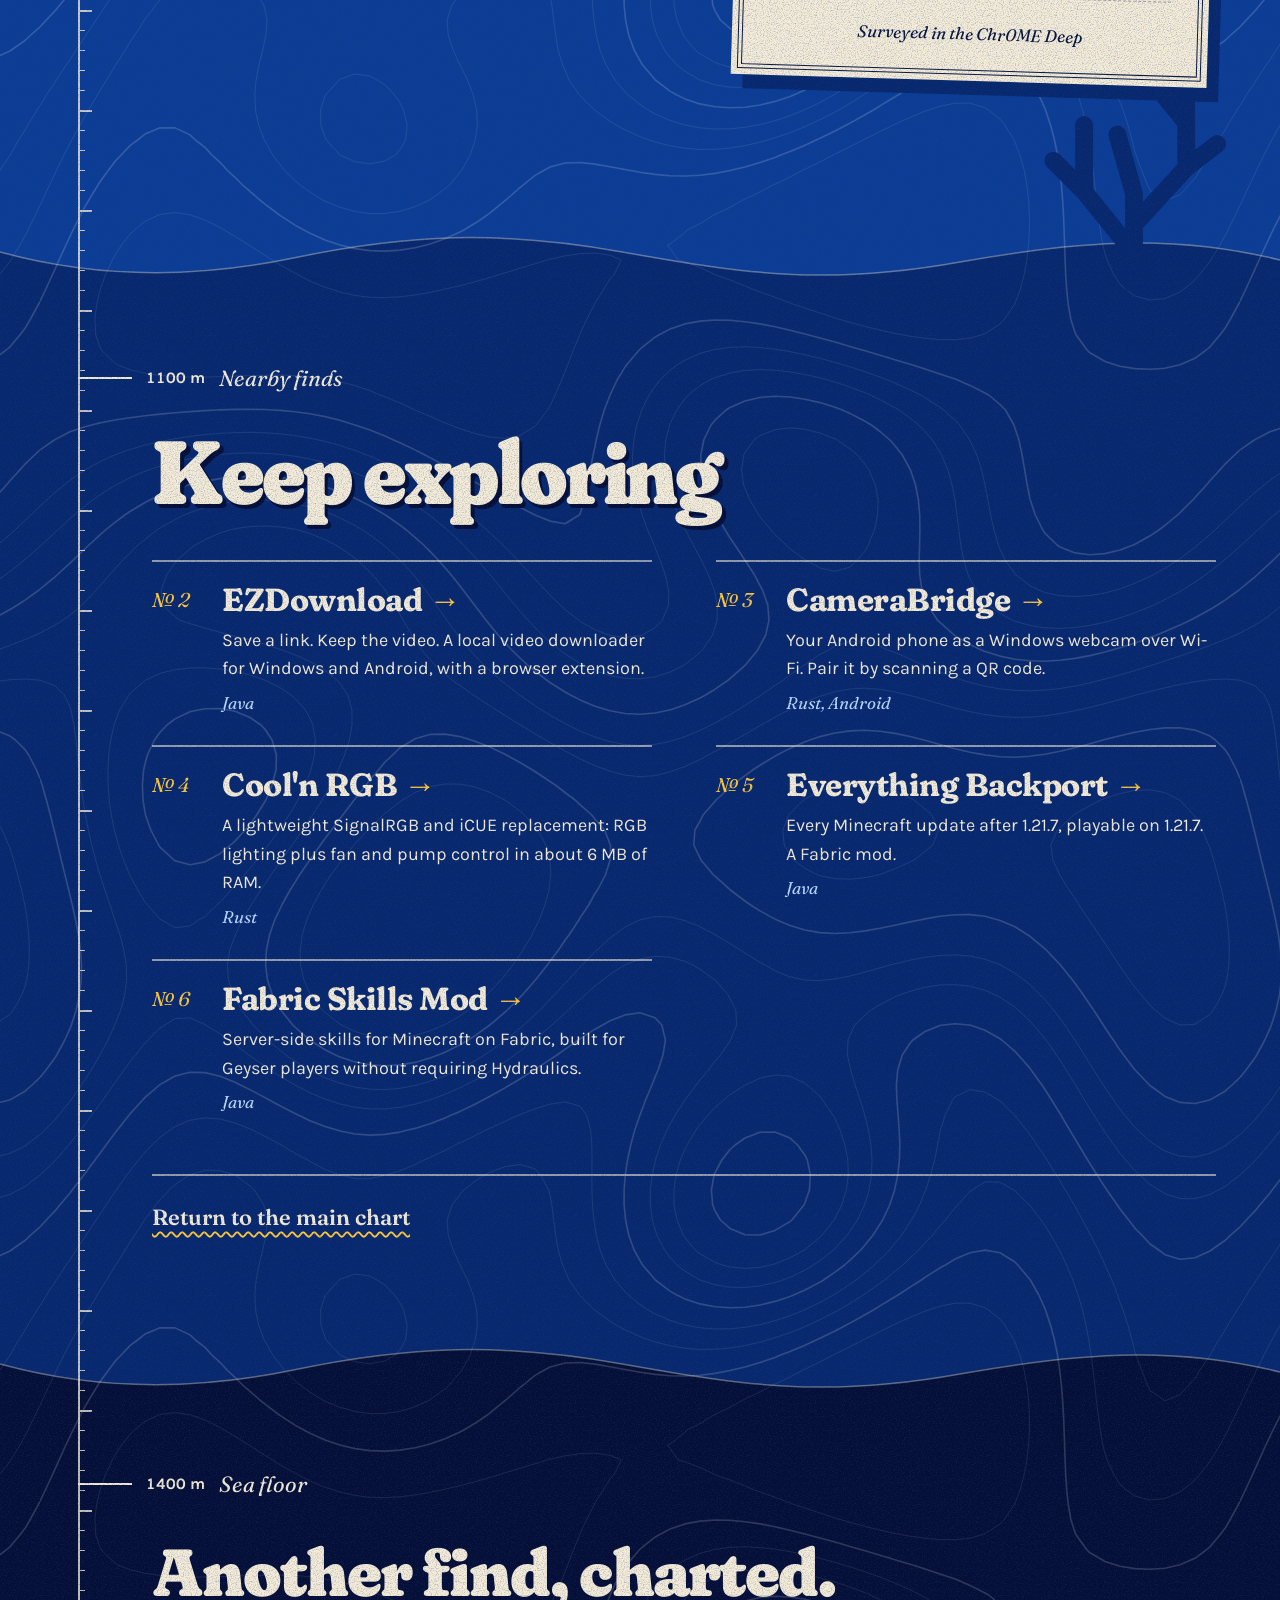
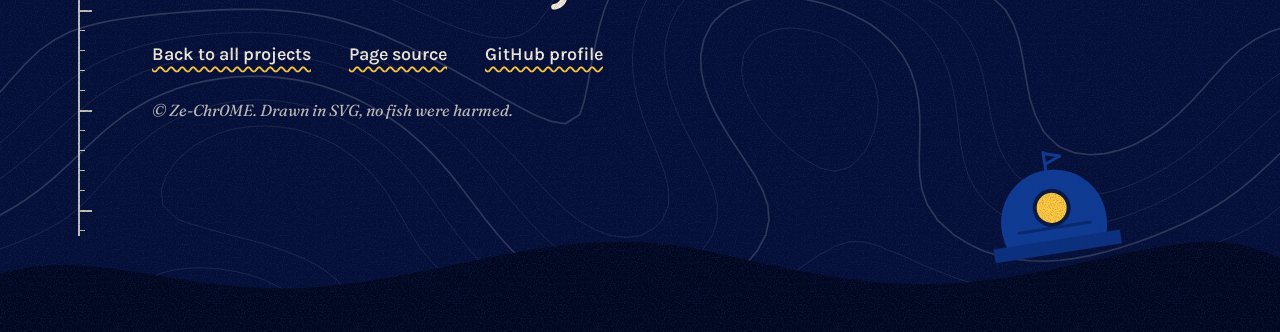
<file: filink/index.html>
<!doctype html>
<html lang="en">
<head>
<meta charset="utf-8">
<meta name="viewport" content="width=device-width, initial-scale=1">
<title>Filink | The Chr0ME Deep</title>
<meta name="description" content="Fast file, folder and text transfer between an Android phone and a Windows PC on the same Wi-Fi.">
<meta property="og:title" content="Filink | The Chr0ME Deep">
<meta property="og:description" content="Fast file, folder and text transfer between an Android phone and a Windows PC on the same Wi-Fi.">
<meta property="og:image" content="https://ze-chr0me.github.io/showcase/assets/og-chart.png">
<meta property="og:type" content="website">
<meta property="og:url" content="https://ze-chr0me.github.io/showcase/filink/">
<meta name="twitter:card" content="summary_large_image">
<meta name="theme-color" content="#1763cf">
<link rel="icon" href="data:image/svg+xml,<svg xmlns='http://www.w3.org/2000/svg' viewBox='0 0 64 64'><rect width='64' height='64' rx='12' fill='%231763cf'/><path d='M16 32C24 20 42 18 54 32 42 46 24 44 16 32Z' fill='%23ffc83d'/><path d='M18 32 6 21 10 32 6 43Z' fill='%23ffc83d'/><circle cx='43' cy='29' r='3' fill='%2307173f'/></svg>">
<link rel="preconnect" href="https://fonts.googleapis.com">
<link rel="preconnect" href="https://fonts.gstatic.com" crossorigin>
<link href="https://fonts.googleapis.com/css2?family=Fraunces:ital,opsz,wght,SOFT,WONK@0,9..144,100..900,0..100,0..1;1,9..144,100..900,0..100,0..1&family=Karla:ital,wght@0,400..700;1,400..700&display=swap" rel="stylesheet">
<link rel="stylesheet" href="../style.css?v=f55444f47379">

<link rel="canonical" href="https://ze-chr0me.github.io/showcase/filink/">
</head>
<body class="project-page" id="top">
<a class="skip" href="#field-notes">Skip to the project</a>
<!-- Shared shapes. Every drawing on this page is original and written by hand as SVG. -->
<svg width="0" height="0" style="position:absolute" aria-hidden="true" focusable="false">
  <symbol id="fish" viewBox="0 0 70 36">
    <path d="M12 18C24 3 48 1 68 18 48 35 24 33 12 18Z"/>
    <path d="M15 18 0 4 5 18 0 32Z"/>
  </symbol>
  <symbol id="kelp" viewBox="0 0 120 520"><path d="M51.8 520L54.4 510L57.2 500L60 490L62.9 480L65.7 470L68.2 460L70.5 450L72.3 440L73.7 430L74.6 420L75 410L74.8 400L74.1 390L72.8 380L71.1 370L69 360L66.5 350L63.8 340L60.9 330L58.1 320L55.3 310L52.6 300L50.3 290L48.3 280L46.7 270L45.6 260L45.1 250L45.1 240L45.6 230L46.7 220L48.3 210L50.3 200L52.6 190L55.3 180L58.1 170L61 160L63.8 150L66.5 140L69 130L71.1 120L72.8 110L74.1 100L74.8 90L75 80L74.6 70L73.7 60L72.3 50L70.4 40L68.2 30L65.6 20L62.9 10" fill="none" stroke="currentColor" stroke-width="7" stroke-linecap="round" stroke-linejoin="round"/><g fill="currentColor"><path transform="translate(61.2 486) rotate(-28) scale(0.98)" d="M0 0C14-15 40-13 56-2 40 11 14 12 0 0Z"/><path transform="translate(72.0 442) rotate(208) scale(0.96)" d="M0 0C14-15 40-13 56-2 40 11 14 12 0 0Z"/><path transform="translate(74.7 398) rotate(-28) scale(0.93)" d="M0 0C14-15 40-13 56-2 40 11 14 12 0 0Z"/><path transform="translate(67.5 354) rotate(208) scale(0.91)" d="M0 0C14-15 40-13 56-2 40 11 14 12 0 0Z"/><path transform="translate(55.3 310) rotate(-28) scale(0.89)" d="M0 0C14-15 40-13 56-2 40 11 14 12 0 0Z"/><path transform="translate(46.2 266) rotate(208) scale(0.86)" d="M0 0C14-15 40-13 56-2 40 11 14 12 0 0Z"/><path transform="translate(46.4 222) rotate(-28) scale(0.84)" d="M0 0C14-15 40-13 56-2 40 11 14 12 0 0Z"/><path transform="translate(55.8 178) rotate(208) scale(0.82)" d="M0 0C14-15 40-13 56-2 40 11 14 12 0 0Z"/><path transform="translate(68.0 134) rotate(-28) scale(0.79)" d="M0 0C14-15 40-13 56-2 40 11 14 12 0 0Z"/><path transform="translate(74.8 90) rotate(208) scale(0.77)" d="M0 0C14-15 40-13 56-2 40 11 14 12 0 0Z"/><path transform="translate(71.6 46) rotate(-28) scale(0.74)" d="M0 0C14-15 40-13 56-2 40 11 14 12 0 0Z"/><path transform="translate(62.9 10) rotate(-84) scale(.8)" d="M0 0C14-15 40-13 56-2 40 11 14 12 0 0Z"/></g></symbol>
  <symbol id="coral" viewBox="0 0 160 220">
    <path d="M80 220V120M80 170 38 118M38 118V62M38 118 12 92M80 146l44-48M124 98V44M124 98l26-20M80 120 66 70M124 60l-18-22" fill="none" stroke="currentColor" stroke-width="15" stroke-linecap="round" stroke-linejoin="round"/>
  </symbol>
  <symbol id="edge-a" viewBox="0 0 1440 70" preserveAspectRatio="none">
    <path d="M0 42C120 12 260 64 420 38S700 10 860 36s260 30 400-4 120-8 180 8V70H0Z"/>
    <path d="M0 42C120 12 260 64 420 38S700 10 860 36s260 30 400-4 120-8 180 8" fill="none" stroke="#f4ecd8" stroke-opacity=".38" stroke-width="1.5" vector-effect="non-scaling-stroke"/>
  </symbol>
  <symbol id="edge-b" viewBox="0 0 1440 70" preserveAspectRatio="none">
    <path d="M0 30c90 22 200 30 330 6S560 8 700 30s230 34 380 10 250-26 360-2V70H0Z"/>
    <path d="M0 30c90 22 200 30 330 6S560 8 700 30s230 34 380 10 250-26 360-2" fill="none" stroke="#f4ecd8" stroke-opacity=".38" stroke-width="1.5" vector-effect="non-scaling-stroke"/>
  </symbol>
</svg>


<div class="chart">
  <div class="ruler" aria-hidden="true"></div>
  <header class="sky">
    <div class="wrap sky-row">
      <p class="chart-no"><b>Find No. 1</b> <span>The Chr0ME Deep, field notes</span></p>
      <a class="wavy" href="../">Back to the chart</a>
    </div>

    <svg class="rose" viewBox="-70 -70 140 140" aria-hidden="true">
      <g fill="none" stroke="#07173f" stroke-width="1.4">
        <circle r="58"/><circle r="50" stroke-dasharray="2 5.85"/><circle r="22"/>
      </g>
      <g id="pt-s" stroke="#07173f" stroke-width="1.2" stroke-linejoin="round">
        <g transform="rotate(45)"><path d="M0-36 5-5 0 0Z" fill="#07173f"/><path d="M0-36-5-5 0 0Z" fill="#f4ecd8"/></g>
        <g transform="rotate(135)"><path d="M0-36 5-5 0 0Z" fill="#07173f"/><path d="M0-36-5-5 0 0Z" fill="#f4ecd8"/></g>
        <g transform="rotate(225)"><path d="M0-36 5-5 0 0Z" fill="#07173f"/><path d="M0-36-5-5 0 0Z" fill="#f4ecd8"/></g>
        <g transform="rotate(315)"><path d="M0-36 5-5 0 0Z" fill="#07173f"/><path d="M0-36-5-5 0 0Z" fill="#f4ecd8"/></g>
        <g><path d="M0-56 8-8 0 0Z" fill="#ff6040"/><path d="M0-56-8-8 0 0Z" fill="#f4ecd8"/></g>
        <g transform="rotate(90)"><path d="M0-56 8-8 0 0Z" fill="#07173f"/><path d="M0-56-8-8 0 0Z" fill="#f4ecd8"/></g>
        <g transform="rotate(180)"><path d="M0-56 8-8 0 0Z" fill="#07173f"/><path d="M0-56-8-8 0 0Z" fill="#f4ecd8"/></g>
        <g transform="rotate(270)"><path d="M0-56 8-8 0 0Z" fill="#07173f"/><path d="M0-56-8-8 0 0Z" fill="#f4ecd8"/></g>
      </g>
    </svg>

    <div class="swell" aria-hidden="true">
      <i class="row r1"></i>
      <svg class="buoy" viewBox="0 0 60 104">
        <g stroke="#07173f" stroke-width="2.5" stroke-linejoin="round" stroke-linecap="round">
          <path d="M30 44V6"/>
          <path d="M30 7 52 14 30 22Z" fill="#ff6040"/>
          <path d="M14 46h32l8 40H6Z" fill="#f4ecd8"/>
          <path d="M11.5 60h37l3.3 14H8.700Z" fill="#ff6040"/>
          <path d="M3 86h54v10H3Z" fill="#07173f"/>
        </g>
      </svg>
      <i class="row r2"></i>
      <i class="row r3"></i>
    </div>
  </header>
  <main>
    <section class="zone z0 project-surface" data-depth="0" aria-labelledby="project-title">
      <div class="decor" aria-hidden="true">
        <svg class="swim s1"><use href="#fish"/></svg>
        <svg class="swim s2"><use href="#fish"/></svg>
      </div>
      <div class="wrap">
        <p class="project-eyebrow">Lost River collection / Find No. 1</p>
        <h1 id="project-title">Filink</h1>
        <p class="lede project-description">Fast file, folder and text transfer between an Android phone and a Windows PC on the same Wi-Fi.</p>
        <p class="actions">
          <span class="hoist"><a class="flag" href="https://github.com/Ze-Chr0ME/Filink">View on GitHub</a></span>
          <a class="wavy" href="#field-notes">Read the field notes</a>
        </p>
      </div>
    </section>
    <section class="zone z2" id="field-notes" data-depth="900" aria-labelledby="notes-title">
      <svg class="edge" aria-hidden="true"><use href="#edge-a"/></svg>
      <div class="decor" aria-hidden="true"><svg class="coral c1"><use href="#coral"/></svg></div>
      <div class="wrap">
        <p class="mark"><b>900 m</b> <i>Lost River</i></p>
        <div class="party project-notes">
          <div class="party-text">
            <h2 id="notes-title">Field notes</h2>
            <p class="lede">Move between phone and PC.</p>
            <p>Send files, whole folders or a piece of text between your Android phone and Windows PC over the same Wi-Fi.</p>
            <p class="project-source">Explore the repository for project documentation, setup instructions and source code.</p>
            <p class="actions"><a class="wavy" href="https://github.com/Ze-Chr0ME/Filink">Read the source</a></p>
          </div>
          <aside class="plate specimen" aria-label="Project at a glance">
            <p class="plate-head"><i>Find No. 1.</i> Filink</p>
            <img class="project-logo" src="../assets/projects/filink.svg" alt="Filink app icon" width="128" height="128" loading="lazy">
            <dl class="notes">
              <dt>Habitat</dt><dd>Windows + Android, on the same Wi-Fi</dd>
              <dt>Behaviour</dt><dd>Transfers files, folders and clipboard text in both directions</dd>
              <dt>Noted for</dt><dd>Automatic discovery and one-time pairing</dd>
              <dt>Built from</dt><dd>Rust, Kotlin</dd>
            </dl>
            <p class="plate-foot">Surveyed in the Chr0ME Deep</p>
          </aside>
        </div>
      </div>
    </section>
    <section class="zone z3 project-related" data-depth="1100" aria-labelledby="related-title">
      <svg class="edge" aria-hidden="true"><use href="#edge-b"/></svg>
      <div class="wrap">
        <p class="mark"><b>1100 m</b> <i>Nearby finds</i></p>
        <h2 id="related-title">Keep exploring</h2>
        <ol class="finds"><li><a href="../ezdownload/"><span class="no">&#8470; 2</span><h3>EZDownload</h3><p>Save a link. Keep the video. A local video downloader for Windows and Android, with a browser extension.</p><span class="made">Java</span></a></li><li><a href="../camerabridge/"><span class="no">&#8470; 3</span><h3>CameraBridge</h3><p>Your Android phone as a Windows webcam over Wi-Fi. Pair it by scanning a QR code.</p><span class="made">Rust, Android</span></a></li><li><a href="../cool-n-rgb/"><span class="no">&#8470; 4</span><h3>Cool&#x27;n RGB</h3><p>A lightweight SignalRGB and iCUE replacement: RGB lighting plus fan and pump control in about 6 MB of RAM.</p><span class="made">Rust</span></a></li><li><a href="../everything-backport/"><span class="no">&#8470; 5</span><h3>Everything Backport</h3><p>Every Minecraft update after 1.21.7, playable on 1.21.7. A Fabric mod.</p><span class="made">Java</span></a></li><li><a href="../fabric-skills-mod/"><span class="no">&#8470; 6</span><h3>Fabric Skills Mod</h3><p>Server-side skills for Minecraft on Fabric, built for Geyser players without requiring Hydraulics.</p><span class="made">Java</span></a></li></ol>
        <p class="all"><a class="wavy" href="../#deep">Return to the main chart</a></p>
      </div>
    </section>
  </main>
  <footer class="zone z4" data-depth="1400">
    <svg class="edge" aria-hidden="true"><use href="#edge-b"/></svg>
    <div class="wrap">
      <p class="mark"><b>1400 m</b> <i>Sea floor</i></p>
      <p class="floor-line">Another find, charted.</p>
      <p class="floor-links">
        <a class="wavy" href="../#deep">Back to all projects</a>
        <a class="wavy" href="https://github.com/Ze-Chr0ME/showcase">Page source</a>
        <a class="wavy" href="https://github.com/Ze-Chr0ME">GitHub profile</a>
      </p>
      <p class="fine">© Ze-Chr0ME. Drawn in SVG, no fish were harmed.</p>
    </div>
    <svg class="pod" viewBox="0 0 150 120" aria-hidden="true">
      <g stroke-linejoin="round" stroke-linecap="round">
        <path d="M76 22V2M76 3l16 5-16 6" fill="none" stroke="#0e3a94" stroke-width="3"/>
        <path d="M26 92C14 54 40 20 76 20s62 34 50 72Z" fill="#0e3a94"/>
        <path d="M12 90h128v14H12Z" fill="#0a2f7e"/>
        <circle cx="76" cy="58" r="17" fill="#ffc83d"/>
        <circle cx="76" cy="58" r="17" fill="none" stroke="#07173f" stroke-width="4"/>
        <path d="M40 78h72" fill="none" stroke="#07286e" stroke-width="3"/>
      </g>
    </svg>
    <svg class="seabed" viewBox="0 0 1440 120" preserveAspectRatio="none" aria-hidden="true">
      <path d="M0 120V62c110-30 210 26 370 12S640 8 800 40s240 46 400 14 180-30 240-8v74Z"/>
    </svg>
  </footer>
</div>
<script src="../chart.js"></script>
<script src="../sea.js"></script>
</body>
</html>
</file>
<file: style.css>
/* Chart № 1: the Chr0ME Deep.
   A printed bathymetric chart read top to bottom. Flat inks only: one cream, one navy,
   five blues that step darker with depth, plus sun yellow and coral for signals. */

:root {
  --paper: #f4ecd8;
  --ink: #07173f;
  --sun: #ffc83d;
  --coral: #ff6040;
  --foam: #7cc4f2;
  --z0: #1763cf;   /* surface */
  --z1: #1052b8;   /* safe shallows */
  --z2: #0b3d96;   /* grand reef */
  --z3: #07286e;   /* lost river */
  --z4: #040e36;   /* sea floor */
  --lit: #0e3a94;  /* water inside the lamp beam */
  --sky-h: 210px;
  --pad-l: 132px;
  --pad-r: 44px;
  --line-x: 58px;
  --ruler-x: calc(max((100% - 1240px) / 2, 0px) + var(--line-x));
  --display: "Fraunces", "Iowan Old Style", "Palatino Linotype", Georgia, serif;
  --text: "Karla", "Segoe UI", Helvetica, Arial, sans-serif;
}

* { box-sizing: border-box; }

html { background: var(--z4); -webkit-text-size-adjust: 100%; }

body {
  margin: 0;
  overflow-x: hidden;
  overflow-x: clip;
  color: var(--paper);
  font: 400 1.125rem/1.6 var(--text);
}

img, svg { display: block; max-width: 100%; }
img { height: auto; }
a { color: inherit; }
p { margin: 0; }
h1, h2, h3 { margin: 0; font-family: var(--display); }

:focus-visible { outline: 3px solid var(--sun); outline-offset: 4px; }

.skip {
  position: absolute; left: 12px; top: -80px; z-index: 10;
  padding: 10px 16px;
  background: var(--ink); color: var(--paper);
  font-weight: 700;
}
.skip:focus { top: 12px; }

/* Links: a wavy underline, like the water. */
.wavy {
  text-decoration: underline wavy;
  text-decoration-color: var(--sun);
  text-decoration-thickness: 2px;
  text-underline-offset: 6px;
  font-weight: 600;
}
.wavy:hover { text-decoration-color: currentColor; }

/* ---------- The sheet ---------- */
.chart { position: relative; }

/* Depth contours, printed over every zone. */
.chart::before {
  content: "";
  position: absolute; inset: var(--sky-h) 0 0;
  z-index: 1;
  background: url(assets/contours.svg) 50% 0 / 1200px 1200px;
  pointer-events: none;
}

/* Paper grain: navy speckle over everything, so the flat inks look printed. */
.chart::after {
  content: "";
  position: absolute; inset: 0;
  z-index: 4;
  background: url("data:image/svg+xml,%3Csvg xmlns='http://www.w3.org/2000/svg' width='240' height='240'%3E%3Cfilter id='n'%3E%3CfeTurbulence type='fractalNoise' baseFrequency='.85' numOctaves='2' stitchTiles='stitch'/%3E%3CfeColorMatrix values='0 0 0 0 .02 0 0 0 0 .05 0 0 0 0 .2 1.7 0 0 0 -.78'/%3E%3C/filter%3E%3Crect width='100%25' height='100%25' filter='url(%23n)'/%3E%3C/svg%3E");
  opacity: .5;
  pointer-events: none;
}

.wrap {
  position: relative;
  z-index: 2;
  max-width: 1240px;
  margin: 0 auto;
  padding: 0 var(--pad-r) 0 var(--pad-l);
}

/* The sounding line: dropped from the buoy, ticked every 20 px, runs to the sea floor. */
.ruler {
  position: absolute;
  top: var(--sky-h); bottom: 96px;
  left: var(--ruler-x);
  width: 14px;
  z-index: 3;
  opacity: .8;
  background:
    linear-gradient(var(--paper), var(--paper)) 0 0 / 2px 100% no-repeat,
    repeating-linear-gradient(var(--paper) 0 2px, transparent 2px 100px) 0 0 / 14px 100% no-repeat,
    repeating-linear-gradient(var(--paper) 0 1px, transparent 1px 20px) 0 0 / 7px 100% no-repeat;
  pointer-events: none;
}

.gauge {
  position: fixed;
  top: 50%;
  left: calc(var(--ruler-x) + 1px);
  z-index: 5;
  transform: translateY(-50%);
  padding: 5px 9px 5px 20px;
  background: var(--sun);
  color: var(--ink);
  font: 700 .8125rem/1.2 var(--text);
  font-variant-numeric: tabular-nums;
  white-space: nowrap;
  clip-path: polygon(11px 0, 100% 0, 100% 100%, 11px 100%, 0 50%);
  pointer-events: none;
}

/* ---------- Sky ---------- */
.sky {
  position: relative;
  z-index: 3;
  height: var(--sky-h);
  background: var(--paper);
  color: var(--ink);
}
.sky-row {
  display: flex; justify-content: space-between; align-items: baseline; gap: 24px;
  padding-top: 30px;
  padding-right: 230px;
}
.chart-no { font: italic 400 1.0625rem/1.35 var(--display); }
.chart-no b { font-style: normal; font-weight: 700; margin-right: .5em; }
.sky .wavy { text-decoration-color: var(--coral); font-size: 1rem; white-space: nowrap; }

.rose {
  position: absolute;
  top: 22px; right: max(calc((100% - 1240px) / 2 + 44px), 20px);
  width: 156px;
}

.swell { position: absolute; left: 0; right: 0; bottom: -46px; height: 92px; }
.swell .row {
  position: absolute; left: -96px; right: 0;
  height: 48px;
  background-repeat: repeat-x;
  background-size: 96px 48px;
}
.r1 { top: 0;    background-image: url("data:image/svg+xml,%3Csvg xmlns='http://www.w3.org/2000/svg' viewBox='0 0 96 48'%3E%3Cpath d='M0 8Q24 34 48 8 72 34 96 8V48H0Z' fill='%237cc4f2'/%3E%3Cpath d='M0 8Q24 34 48 8 72 34 96 8' fill='none' stroke='%2307173f' stroke-width='2.5'/%3E%3C/svg%3E"); }
.r2 { top: 22px; background-image: url("data:image/svg+xml,%3Csvg xmlns='http://www.w3.org/2000/svg' viewBox='0 0 96 48'%3E%3Cpath d='M0 8Q24 34 48 8 72 34 96 8V48H0Z' fill='%233d97e6'/%3E%3Cpath d='M0 8Q24 34 48 8 72 34 96 8' fill='none' stroke='%2307173f' stroke-width='2.5'/%3E%3C/svg%3E"); background-position-x: 48px; }
.r3 { top: 44px; background-image: url("data:image/svg+xml,%3Csvg xmlns='http://www.w3.org/2000/svg' viewBox='0 0 96 48'%3E%3Cpath d='M0 8Q24 34 48 8 72 34 96 8V48H0Z' fill='%231763cf'/%3E%3Cpath d='M0 8Q24 34 48 8 72 34 96 8' fill='none' stroke='%2307173f' stroke-width='2.5'/%3E%3C/svg%3E"); }

.buoy {
  position: absolute;
  left: calc(var(--ruler-x) - 23px);
  top: -62px;
  width: 48px;
  transform-origin: 50% 90%;
}

/* ---------- Zones ---------- */
.zone { position: relative; }
.z0 { background: var(--z0); color: var(--z0); }
.z1 { background: var(--z1); color: var(--z1); }
.z2 { background: var(--z2); color: var(--z2); }
.z3 { background: var(--z3); color: var(--z3); }
.z4 { background: var(--z4); color: var(--z4); }
.zone > .wrap { color: var(--paper); }

/* The shelf where one zone drops into the next. */
.edge {
  position: absolute; left: 0; top: -69px;
  width: 100%; height: 70px;
  fill: currentColor;
}

.decor { position: absolute; inset: 0; overflow: hidden; z-index: 2; pointer-events: none; }

/* Soundings and place names, set in italics the way charts label water. */
.snd, .place {
  position: absolute;
  font-family: var(--display); font-style: italic;
  color: var(--paper);
}
.snd { font-size: .9375rem; opacity: .45; }
.place { font-size: 1.75rem; letter-spacing: .14em; opacity: .5; white-space: nowrap; }

/* Zone marker: a long tick on the sounding line, the depth, the name. */
.mark {
  display: flex; align-items: center; gap: 14px;
  margin-left: calc(var(--line-x) - var(--pad-l));
  font-size: 1rem; line-height: 1.2;
}
.mark::before { content: ""; flex: none; width: 54px; height: 2px; background: var(--paper); }
.mark b { font-weight: 700; font-variant-numeric: tabular-nums; }
.mark i { font: italic 400 1.375rem/1 var(--display); }

h1, h2 {
  font-weight: 900;
  font-variation-settings: "SOFT" 100, "WONK" 1;
  letter-spacing: -.035em;
}

.lede {
  font: 400 1.75rem/1.25 var(--display);
  font-variation-settings: "SOFT" 60;
  letter-spacing: -.01em;
}

/* Field notes */
.notes {
  display: grid; grid-template-columns: max-content 1fr;
  margin: 30px 0 0; max-width: 500px;
  border-top: 2px solid var(--paper);
}
.notes dt, .notes dd { margin: 0; padding: 9px 0 10px; border-bottom: 1px dashed rgba(244, 236, 216, .55); }
.notes dt { padding-right: 28px; font: italic 400 1.0625rem/1.6 var(--display); }
.notes dd { font-weight: 600; }

/* Signal flag on a mast. */
.actions { display: flex; flex-wrap: wrap; align-items: flex-start; gap: 14px 34px; margin-top: 38px; }
.actions > .wavy { margin-top: 23px; }
.hoist { display: inline-flex; padding: 9px 0 30px; border-left: 4px solid var(--paper); }
.flag {
  display: block;
  padding: 17px 46px 18px 22px;
  background: var(--sun); color: var(--ink);
  font: 700 1.25rem/1 var(--display);
  font-variation-settings: "SOFT" 100;
  text-decoration: none;
  clip-path: polygon(0 0, 100% 0, calc(100% - 20px) 50%, 100% 100%, 0 100%);
  transition: padding-right .18s ease, background-color .18s ease;
}
.flag:hover { background: var(--paper); padding-right: 62px; }
.flag:focus-visible { outline: none; background: var(--paper); box-shadow: inset 0 0 0 4px var(--ink); }

/* ---------- 0 m ---------- */
.z0 > .wrap { padding-top: 116px; padding-bottom: 168px; }

h1 {
  margin-left: -.045em;
  font-size: clamp(3.75rem, 14.4vw, 12.75rem);
  line-height: .86;
  text-shadow: .035em .035em 0 var(--z2);
}
.zero { color: var(--sun); }

.intro {
  display: grid; grid-template-columns: minmax(0, 7fr) minmax(0, 4fr);
  gap: 72px; align-items: start;
  margin-top: 52px;
}
.hello { display: flex; gap: 28px; align-items: flex-start; }
.hello p {
  font: 400 1.75rem/1.28 var(--display);
  font-variation-settings: "SOFT" 60;
  letter-spacing: -.01em;
  max-width: 21em;
}
.porthole {
  flex: none;
  display: block;
  width: 116px; height: 116px;
  padding: 6px;
  border-radius: 50%;
  background: var(--sun);
  box-shadow: 0 0 0 3px var(--ink), 7px 8px 0 0 var(--z2);
  transform: rotate(-5deg);
}
.porthole img { width: 100%; height: 100%; border-radius: 50%; border: 3px solid var(--ink); background: var(--z2); }

.plan p { font: italic 400 1.375rem/1 var(--display); padding-bottom: 12px; border-bottom: 2px solid var(--paper); }
.plan ol { list-style: none; margin: 0; padding: 0; }
.plan a {
  display: flex; align-items: baseline; gap: 10px;
  padding: 11px 0 10px;
  border-bottom: 1px dashed rgba(244, 236, 216, .55);
  text-decoration: none; font-weight: 600;
}
.plan a i { flex: 1; min-width: 16px; border-bottom: 2px dotted rgba(244, 236, 216, .7); transform: translateY(-4px); }
.plan a b { font-variant-numeric: tabular-nums; }
.plan a:hover span { text-decoration: underline wavy var(--sun) 2px; text-underline-offset: 6px; }

.swim { position: absolute; fill: var(--foam); }
.s1 { width: 74px; height: 38px; right: 9%;  top: 138px; }
.s2 { width: 46px; height: 24px; right: 18%; top: 196px; fill: var(--paper); }
.s3 { width: 54px; height: 28px; right: 3%;  top: 214px; }
.s4 { width: 34px; height: 18px; right: 11%; top: 262px; }
.s5 { width: 40px; height: 21px; right: 24%; top: 132px; fill: #3d97e6; }

/* ---------- 40 m ---------- */
.z1 > .wrap { padding-top: 76px; padding-bottom: 190px; }

h2 {
  font-size: clamp(3.25rem, 9vw, 7.75rem);
  line-height: .88;
  text-shadow: .04em .04em 0 var(--z3);
}

.party {
  display: grid; grid-template-columns: minmax(0, 11fr) minmax(0, 10fr);
  gap: 64px; align-items: start;
  margin-top: 44px;
}
.party h2 { max-width: 5em; }
.party .lede { margin-top: 30px; }
.party .lede + p { margin-top: 14px; max-width: 30em; }

.plate {
  position: relative;
  margin-top: 6px;
  padding: 30px 30px 26px;
  background: var(--paper); color: var(--ink);
  transform: rotate(1.7deg);
  box-shadow: 12px 14px 0 var(--z3);
}
.plate::before {
  content: ""; position: absolute; inset: 10px;
  border: 1.5px solid var(--ink);
  outline: 1px solid var(--ink); outline-offset: 3px;
  pointer-events: none;
}
.plate-head, .plate-foot { text-align: center; font: 400 1.0625rem/1.3 var(--display); }
.plate-head { padding: 12px 10px 4px; font-weight: 600; font-size: 1.1875rem; }
.plate-head i { font-weight: 400; margin-right: .35em; }
.plate-foot { padding: 2px 10px 10px; font-style: italic; }
.figs { display: grid; grid-template-columns: 1fr 1fr; gap: 6px 14px; padding: 12px 14px 14px; }
.figs figure { margin: 0; text-align: center; }
.figs svg { width: 100%; height: auto; max-width: 230px; margin: 0 auto; }
.figs figcaption { display: grid; gap: 1px; padding: 2px 0 12px; line-height: 1.25; }
.figs figcaption i { font: italic 400 .875rem/1.2 var(--display); }
.figs figcaption b { font: 700 1.125rem/1.2 var(--display); font-variation-settings: "SOFT" 100; }
.figs figcaption span { font: italic 400 .9375rem/1.2 var(--display); opacity: .78; }

.kelp { position: absolute; bottom: -8px; color: var(--z2); transform-origin: 50% 100%; }
.k1 { left: calc(var(--ruler-x) - 150px); width: 96px; height: 416px; }
.k2 { right: 3%;  width: 120px; height: 520px; }
.k3 { right: 11%; width: 84px;  height: 364px; transform: scaleX(-1); }
.k4 { right: 20%; width: 60px;  height: 260px; }

/* ---------- 300 m ---------- */
.z2 > .wrap { padding-top: 76px; padding-bottom: 210px; }

.lab {
  display: grid; grid-template-columns: repeat(12, minmax(0, 1fr));
  column-gap: 24px; align-items: start;
  margin-top: 48px;
}
.print {
  margin: 0;
  padding: 10px 10px 0;
  background: var(--paper); color: var(--ink);
  box-shadow: 10px 12px 0 var(--z4);
}
.print img { width: 100%; background: #0b0b0b; }
.print figcaption { padding: 9px 4px 11px; font: 400 1rem/1.3 var(--display); }
.print figcaption i { margin-right: .3em; }
.p1 { grid-column: 1 / 9; grid-row: 1; transform: rotate(-1.3deg); }
.p2 { grid-column: 8 / 13; grid-row: 1; margin: 190px -26px 0 0; transform: rotate(2.4deg); z-index: 1; }
.lab-text { grid-column: 1 / 8; grid-row: 2; margin-top: -36px; }
.p3 { grid-column: 9 / 13; grid-row: 2; margin: 96px 0 0 0; transform: rotate(-2.2deg); }

.lab-text h2 { font-size: clamp(3.25rem, 8.2vw, 7rem); text-shadow: .04em .04em 0 var(--z4); }
.lab-text h2 img {
  display: inline-block; vertical-align: -.02em;
  width: .7em; height: .7em;
  margin-right: .16em;
  border-radius: 22%;
  box-shadow: 0 0 0 3px var(--ink), 6px 6px 0 0 var(--z4);
  transform: rotate(-6deg);
}
.lab-text .lede { margin-top: 30px; max-width: 20em; }
.lab-text .lede + p { margin-top: 16px; max-width: 34em; }

.coral { position: absolute; bottom: -22px; color: var(--z3); }
.c1 { right: 4%;  width: 190px; height: 262px; }
.c2 { right: 17%; width: 110px; height: 152px; transform: scaleX(-1); }
.c3 { left: calc(var(--ruler-x) - 170px); width: 130px; height: 180px; }

/* ---------- 900 m ---------- */
.z3 > .wrap { padding-top: 76px; padding-bottom: 170px; }
.z3 h2 { margin-top: 200px; text-shadow: .04em .04em 0 var(--z4); }
.deep-lede { margin-top: 30px; max-width: 24em; }

.leviathan { position: absolute; top: 40px; right: -90px; width: 1180px; max-width: none; overflow: visible; }
.lev-body { fill: #0a3288; }
.leviathan text {
  font: italic 400 30px var(--display);
  letter-spacing: .3em;
  fill: var(--paper); opacity: .5;
}

.lamp { margin-top: 44px; --lure: 208px; }
.lamp summary {
  display: flex; align-items: center; gap: 30px;
  width: fit-content;
  list-style: none;
  cursor: pointer;
  border-radius: 4px;
}
.lamp summary::-webkit-details-marker { display: none; }
.angler { flex: none; width: 236px; height: 170px; }
.lure { fill: var(--sun); stroke: var(--ink); stroke-width: 2.5; }
.rays { opacity: 0; }
.lamp[open] .rays { opacity: 1; }
.lamp-text { display: grid; gap: 8px; }
.lamp-off, .lamp-on {
  font: 700 2.375rem/1.1 var(--display);
  font-variation-settings: "SOFT" 100, "WONK" 1;
  text-decoration: underline wavy var(--sun) 3px;
  text-underline-offset: 9px;
}
.lamp summary:hover .lamp-off, .lamp summary:hover .lamp-on { color: var(--sun); }
.lamp-on, .lamp[open] .lamp-off { display: none; }
.lamp[open] .lamp-on { display: inline; }
.lamp-text small { font: italic 400 1.125rem/1.6 var(--display); opacity: .85; }

/* The beam: a flat cone of lighter water, spreading from the lure. */
.beam {
  margin: -14px calc(var(--pad-r) * -1) 0 calc(var(--line-x) - var(--pad-l) + 30px);
  padding: 120px var(--pad-r) 60px calc(var(--pad-l) - var(--line-x) - 30px);
  background: var(--lit);
  clip-path: polygon(0 96px, calc(var(--lure) + var(--pad-l) - var(--line-x) - 64px) 0, calc(var(--lure) + var(--pad-l) - var(--line-x) - 2px) 0, 100% 96px, 100% 100%, 0 100%);
}

.finds {
  list-style: none; margin: 0; padding: 0;
  display: grid; grid-template-columns: 1fr 1fr; column-gap: 64px;
}
.finds li { border-top: 2px solid rgba(244, 236, 216, .6); }
.finds a {
  display: grid; grid-template-columns: 62px 1fr; column-gap: 8px;
  height: 100%;
  align-content: start;
  padding: 20px 0 30px;
  text-decoration: none;
}
.finds .no { grid-row: 1 / 4; font: italic 400 1.25rem/1.75 var(--display); color: var(--sun); }
.finds h3 {
  font-size: 2rem; line-height: 1.12; font-weight: 700;
  font-variation-settings: "SOFT" 100, "WONK" 1;
  letter-spacing: -.015em;
}
.finds h3::after { content: "\00a0\2192"; font-weight: 400; color: var(--sun); }
.finds a:hover h3 { text-decoration: underline wavy var(--sun) 2px; text-underline-offset: 7px; }
.finds p { margin-top: 8px; max-width: 27em; }
.finds .made { margin-top: 8px; font: italic 400 1.0625rem/1.4 var(--display); color: #b9d6fb; }
.all { margin-top: 30px; padding-top: 26px; border-top: 2px solid rgba(244, 236, 216, .6); font: 400 1.375rem/1.4 var(--display); }

/* ---------- Sea floor ---------- */
.z4 > .wrap { padding-top: 70px; padding-bottom: 210px; }
.floor-line {
  margin-top: 44px;
  font: 900 clamp(2.25rem, 5.2vw, 4.25rem)/1 var(--display);
  font-variation-settings: "SOFT" 100, "WONK" 1;
  letter-spacing: -.03em;
  max-width: 12em;
}
.floor-links { display: flex; flex-wrap: wrap; gap: 14px 38px; margin-top: 34px; }
.up::after { content: " \2191"; }
.fine { margin-top: 30px; font: italic 400 1rem/1.5 var(--display); opacity: .8; }
.seabed { position: absolute; left: 0; bottom: 0; width: 100%; height: 120px; fill: #020720; z-index: 2; }
.pod { position: absolute; z-index: 2; right: 12%; bottom: 62px; width: 150px; transform: rotate(-9deg); }

/* ---------- Individual finds: the same chart, a closer look ---------- */
.project-eyebrow {
  margin-bottom: 26px;
  color: var(--sun);
  font: italic 400 1.25rem/1.4 var(--display);
}
.project-page h1 {
  max-width: 13ch;
  font-size: clamp(2.75rem, 9vw, 7.5rem);
  line-height: .98;
  overflow-wrap: anywhere;
}
.project-description { margin-top: 34px; max-width: 29em; }
.project-notes h2 { font-size: clamp(3rem, 6vw, 5.5rem); }
.project-source { margin-top: 24px; max-width: 30em; }
.specimen { min-width: 0; }
.project-logo {
  display: block;
  width: 128px; height: 128px;
  object-fit: contain;
  margin-block: 32px;
  margin-inline: auto;
  border-radius: 18px;
  box-shadow: 0 0 0 2px var(--ink), 5px 6px 0 rgba(7, 23, 63, .15);
}
.project-wordmark {
  margin: 32px auto;
  padding: 10px 0;
  text-align: center;
  font: 900 clamp(1.75rem, 4vw, 2.5rem)/1 var(--display);
  letter-spacing: -.035em;
}
.project-wordmark span { font-style: italic; }
.specimen .notes {
  grid-template-columns: minmax(0, 1fr) minmax(0, 2fr);
  margin: 0 8px 24px;
  border-color: var(--ink);
}
.specimen .notes dt, .specimen .notes dd {
  padding-top: 14px; padding-bottom: 14px;
  border-color: rgba(7, 23, 63, .35);
}
.specimen .notes dd { overflow-wrap: anywhere; font-size: 1rem; line-height: 1.5; }
.specimen .notes dt { padding-right: 16px; }
@media (max-width: 480px) {
  .specimen .notes { grid-template-columns: 1fr; }
  .specimen .notes dt { border-bottom: 0; padding-bottom: 0; padding-right: 0; }
  .specimen .notes dd { padding-top: 4px; }
}
.project-related h2 { margin-top: 44px; font-size: clamp(3rem, 7vw, 6rem); }
.project-related .finds { margin-top: 48px; }

/* ---------- Life in the margins (placed by sea.js) ----------
   Shoals and bubbles in the shallows, jellyfish further down, eyes in the dark.
   It all stays in the empty water either side of the sheet, under the paper grain. */
.sea {
  --g: max((100vw - 1240px) / 2, 0px);
  position: absolute; inset: 0; z-index: 2;
  overflow: hidden;
  pointer-events: none;
}
.sea-l, .sea-r { position: absolute; top: 0; bottom: 0; width: var(--gw); overflow: hidden; }
.sea-l { left: 0; --gw: calc(var(--g) + 36px); }
.sea-r { right: 0; --gw: var(--g); transform: scaleX(-1); }
.sea svg { max-width: none; overflow: visible; }

/* --p is how far the zone sits from mid-screen, --v the scroll speed, --a its size. */
.dr {
  position: absolute;
  left: calc((var(--gw) - var(--w)) * var(--x));
  width: var(--w);
  translate: 0 calc(var(--p, 0) * var(--d) * 1px);
}
.sc { translate: calc(var(--a, 0) * var(--kx) * 1px) calc(var(--v, 0) * var(--ky) * 1px); }

.shoal, .ang { left: 0; }
.shoal { --w: 124px; height: 84px; }
.z1 .shoal { opacity: .85; }
.z2 .shoal { opacity: .6; }
.f { position: absolute; fill: var(--c); }

.bub i {
  position: absolute; bottom: 0;
  width: var(--s); height: var(--s);
  border: 2px solid var(--paper); border-radius: 50%;
  opacity: .6;
  transform: translateY(calc(var(--h) * var(--i) * -1));
}

.jelly svg, .eyes svg { width: 100%; }
.trail { fill: none; stroke: var(--c); stroke-width: 2.4; stroke-linecap: round; }
.dome { fill: var(--c); }
.rib { fill: none; stroke: currentColor; stroke-width: 2; stroke-linecap: round; opacity: .6; }
.spark { display: none; fill: var(--sun); }
.lumi .dome { fill-opacity: .16; stroke: var(--c); stroke-width: 2; }
.lumi .rib { display: none; }
.lumi .spark { display: inline; }
.bell, .trail { transform-box: fill-box; transform-origin: 50% 0; }

.eyes svg { fill: var(--c); }
.pupil { fill: var(--z4); translate: 0 clamp(-2px, calc(var(--v, 0) * .12px), 2px); }
.lid, .wink { transform-box: fill-box; transform-origin: 50% 50%; }

/* Less margin, less life: thin the shoals, then keep only bubbles and eyes left of the line. */
@media (max-width: 1699px) {
  .sea .x { display: none; }
  .shoal { --w: 84px; }
}
@media (max-width: 1399px) {
  .sea-r, .sea-l > :not(.t) { display: none; }
  .eyes { --w: 26px !important; }
}
@media (max-width: 760px) {
  .sea { display: none; }
}

/* ---------- Motion (only if welcome) ---------- */
@media (prefers-reduced-motion: no-preference) {
  .shoal, .ang { animation: patrol var(--t) linear infinite; }
  .f { animation: fin 2s ease-in-out infinite alternate; }
  .bub i { animation: rise var(--t) linear infinite; }
  .jelly { animation: waft var(--t) ease-in-out infinite alternate; }
  .bell { animation: pulse var(--b) ease-in-out infinite alternate; }
  .trail { animation: trail var(--b) ease-in-out infinite alternate; }
  .wink { animation: wink var(--t) infinite; }
  .lure { animation: lure 1.9s ease-in-out infinite alternate; }
  /* Eyes open as they pass mid-screen, and narrow while the water rushes by. */
  .live .lid { transform: scaleY(0); transition: transform .2s ease-out calc(var(--x) * .3s); }
  .live .open .lid { transform: none; }
  .live.fast .open .lid { transform: scaleY(.4); }
  .sea:not(.on) * { animation-play-state: paused; }
  @keyframes patrol {
    0%   { transform: translateX(calc(-1 * var(--w) - 12px)) scaleX(1); }
    47%  { transform: translateX(calc((var(--gw) - var(--w) - 14px) * var(--r))) scaleX(1); }
    50%  { transform: translateX(calc((var(--gw) - var(--w) - 14px) * var(--r))) scaleX(-1); }
    97%  { transform: translateX(calc(-1 * var(--w) - 12px)) scaleX(-1); }
    100% { transform: translateX(calc(-1 * var(--w) - 12px)) scaleX(1); }
  }
  @keyframes fin   { from { transform: translateY(-2px) rotate(-4deg); } to { transform: translateY(2px) rotate(4deg); } }
  @keyframes rise {
    0%   { transform: translate(0, 0) scale(.5); opacity: 0; }
    12%  { opacity: .75; }
    50%  { transform: translate(var(--wb), calc(var(--h) * -.5)) scale(.9); }
    80%  { opacity: .6; }
    100% { transform: translate(calc(var(--wb) * -.5), calc(var(--h) * -1)) scale(1.1); opacity: 0; }
  }
  @keyframes waft  { from { transform: translate(0, 0) rotate(-5deg); } to { transform: translate(var(--dx), var(--dy)) rotate(6deg); } }
  @keyframes pulse { from { transform: scale(1.05, .93); } to { transform: scale(.84, 1.1); } }
  @keyframes trail { from { transform: scaleY(1.04); } to { transform: scaleY(.8); } }
  @keyframes wink  { 0%, 93%, 100% { transform: scaleY(1); } 96.5% { transform: scaleY(.06); } }
  @keyframes lure  { from { opacity: 1; } to { opacity: .35; } }

  html { scroll-behavior: smooth; }
  .r1 { animation: roll 14s linear infinite; }
  .r2 { animation: roll 9s linear infinite reverse; }
  .r3 { animation: roll 11s linear infinite; }
  .buoy { animation: bob 5s ease-in-out infinite alternate; }
  .swim { animation: school 9s ease-in-out infinite alternate; }
  .s2 { animation-duration: 11s; animation-delay: -3s; }
  .s3 { animation-duration: 8s;  animation-delay: -5s; }
  .s4 { animation-duration: 12s; animation-delay: -2s; }
  .s5 { animation-duration: 10s; animation-delay: -7s; }
  .k1, .k2, .k4 { animation: sway 7s ease-in-out infinite alternate; }
  .k2 { animation-duration: 9s; animation-delay: -4s; }
  .lamp:not([open]) .lure { animation: blink 2.6s ease-in-out infinite alternate; }
  .lamp[open] .beam { animation: light .45s ease-out both; }
  @keyframes roll   { to { transform: translateX(96px); } }
  @keyframes bob    { from { transform: rotate(-5deg) translateY(1px); } to { transform: rotate(6deg) translateY(-3px); } }
  @keyframes school { from { transform: translate(0, 0); } to { transform: translate(46px, -9px); } }
  @keyframes sway   { from { transform: rotate(-2.5deg); } to { transform: rotate(2.5deg); } }
  @keyframes blink  { from { fill: var(--sun); } to { fill: #8a6f2a; } }
  @keyframes light  { from { opacity: 0; transform: translateY(-10px); } to { opacity: 1; transform: none; } }
}

/* ---------- Narrower sheets ---------- */
@media (max-width: 1080px) {
  .intro { grid-template-columns: 1fr; gap: 44px; }
  .plan { max-width: 440px; }
  .party { grid-template-columns: 1fr; gap: 56px; }
  .plate { max-width: 560px; }
  .p2 { margin-right: -24px; }
  .p3 { margin-right: -10px; }
  .finds { column-gap: 40px; }
  .leviathan { right: auto; left: 96px; width: 1000px; top: 96px; }
  .swim { display: none; }
  .s1, .s4 { display: block; top: 372px; right: 9%; }
  .s4 { top: 430px; right: 21%; }
}

@media (max-width: 760px) {
  :root { --sky-h: 164px; --pad-l: 44px; --pad-r: 20px; --line-x: 18px; }
  body { font-size: 1.0625rem; }

  .sky-row { display: block; padding-top: 20px; padding-right: 118px; }
  .chart-no span { display: block; }
  .sky .wavy { display: inline-block; margin-top: 8px; font-size: .9375rem; }
  .rose { width: 96px; top: 16px; right: 14px; }
  .buoy { width: 34px; left: calc(var(--ruler-x) - 16px); top: -34px; }

  .ruler { width: 10px; }
  .gauge { top: auto; bottom: 14px; transform: none; }

  .mark { gap: 10px; }
  .mark::before { width: 16px; }
  .mark i { font-size: 1.25rem; }

  .z0 > .wrap { padding-top: 92px; padding-bottom: 120px; }
  h1 { font-size: clamp(2.6rem, 14.2vw, 6rem); }
  .intro { margin-top: 34px; gap: 38px; }
  .hello { flex-direction: column; gap: 22px; }
  .hello p, .lede { font-size: 1.4375rem; }
  .porthole { width: 92px; height: 92px; }
  .s1 { top: 196px; right: 8%; width: 56px; height: 29px; }
  .s4 { top: 238px; right: 27%; }
  .snd { display: none; }

  .z1 > .wrap, .z2 > .wrap, .z3 > .wrap { padding-top: 60px; padding-bottom: 150px; }
  h2, .lab-text h2 { font-size: clamp(3rem, 15vw, 5rem); }
  .party { margin-top: 30px; gap: 50px; }
  .notes { margin-top: 24px; }
  .notes dt { padding-right: 18px; }
  .actions { margin-top: 30px; }
  .plate { padding: 20px 18px 18px; transform: rotate(1.2deg); box-shadow: 7px 9px 0 var(--z3); margin-right: 4px; }
  .plate::before { inset: 7px; }
  .plate-head { font-size: 1.0625rem; }
  .figs { gap: 2px 8px; padding: 10px 6px 8px; }
  .figs figcaption b { font-size: 1rem; }
  .k2 { width: 84px; height: 364px; right: -2%; }
  .k3, .k4, .k1 { display: none; }
  .place { font-size: 1.25rem; right: auto !important; left: 44px; bottom: 44px !important; }

  .lab { display: block; margin-top: 32px; }
  .print { padding: 7px 7px 0; box-shadow: 7px 9px 0 var(--z4); }
  .print figcaption { font-size: .9375rem; }
  .p1 { margin-right: 6px; }
  .p2 { margin: 26px -4px 0 15%; }
  .p3 { margin: 56px 10% 0 0; }
  .lab-text { margin-top: 58px; }
  .c1 { width: 130px; height: 180px; right: -4%; }
  .c2, .c3 { display: none; }

  .leviathan { width: 700px; right: auto; left: -64px; top: 76px; }
  .z3 h2 { margin-top: 150px; }
  .lamp { margin-top: 30px; --lure: 123px; }
  .lamp summary { flex-direction: column; align-items: flex-start; gap: 6px; }
  .angler { width: 140px; height: 101px; }
  .lamp-text { order: -1; margin-bottom: 14px; }
  .lamp-off, .lamp-on { font-size: 1.875rem; }
  .beam {
    margin: -6px calc(var(--pad-r) * -1) 0 calc(var(--line-x) - var(--pad-l) + 12px);
    padding: 84px var(--pad-r) 44px calc(var(--pad-l) - var(--line-x) - 12px);
    clip-path: polygon(0 62px, calc(var(--lure) + var(--pad-l) - var(--line-x) - 38px) 0, calc(var(--lure) + var(--pad-l) - var(--line-x) - 4px) 0, 100% 62px, 100% 100%, 0 100%);
  }
  .finds { grid-template-columns: 1fr; }
  .finds a { grid-template-columns: 46px 1fr; padding: 16px 0 24px; }
  .finds h3 { font-size: 1.625rem; }
  .all { font-size: 1.1875rem; }

  .z4 > .wrap { padding-top: 56px; padding-bottom: 190px; }
  .pod { width: 104px; right: 9%; bottom: 58px; }
  .seabed { height: 90px; }
}
</file>
